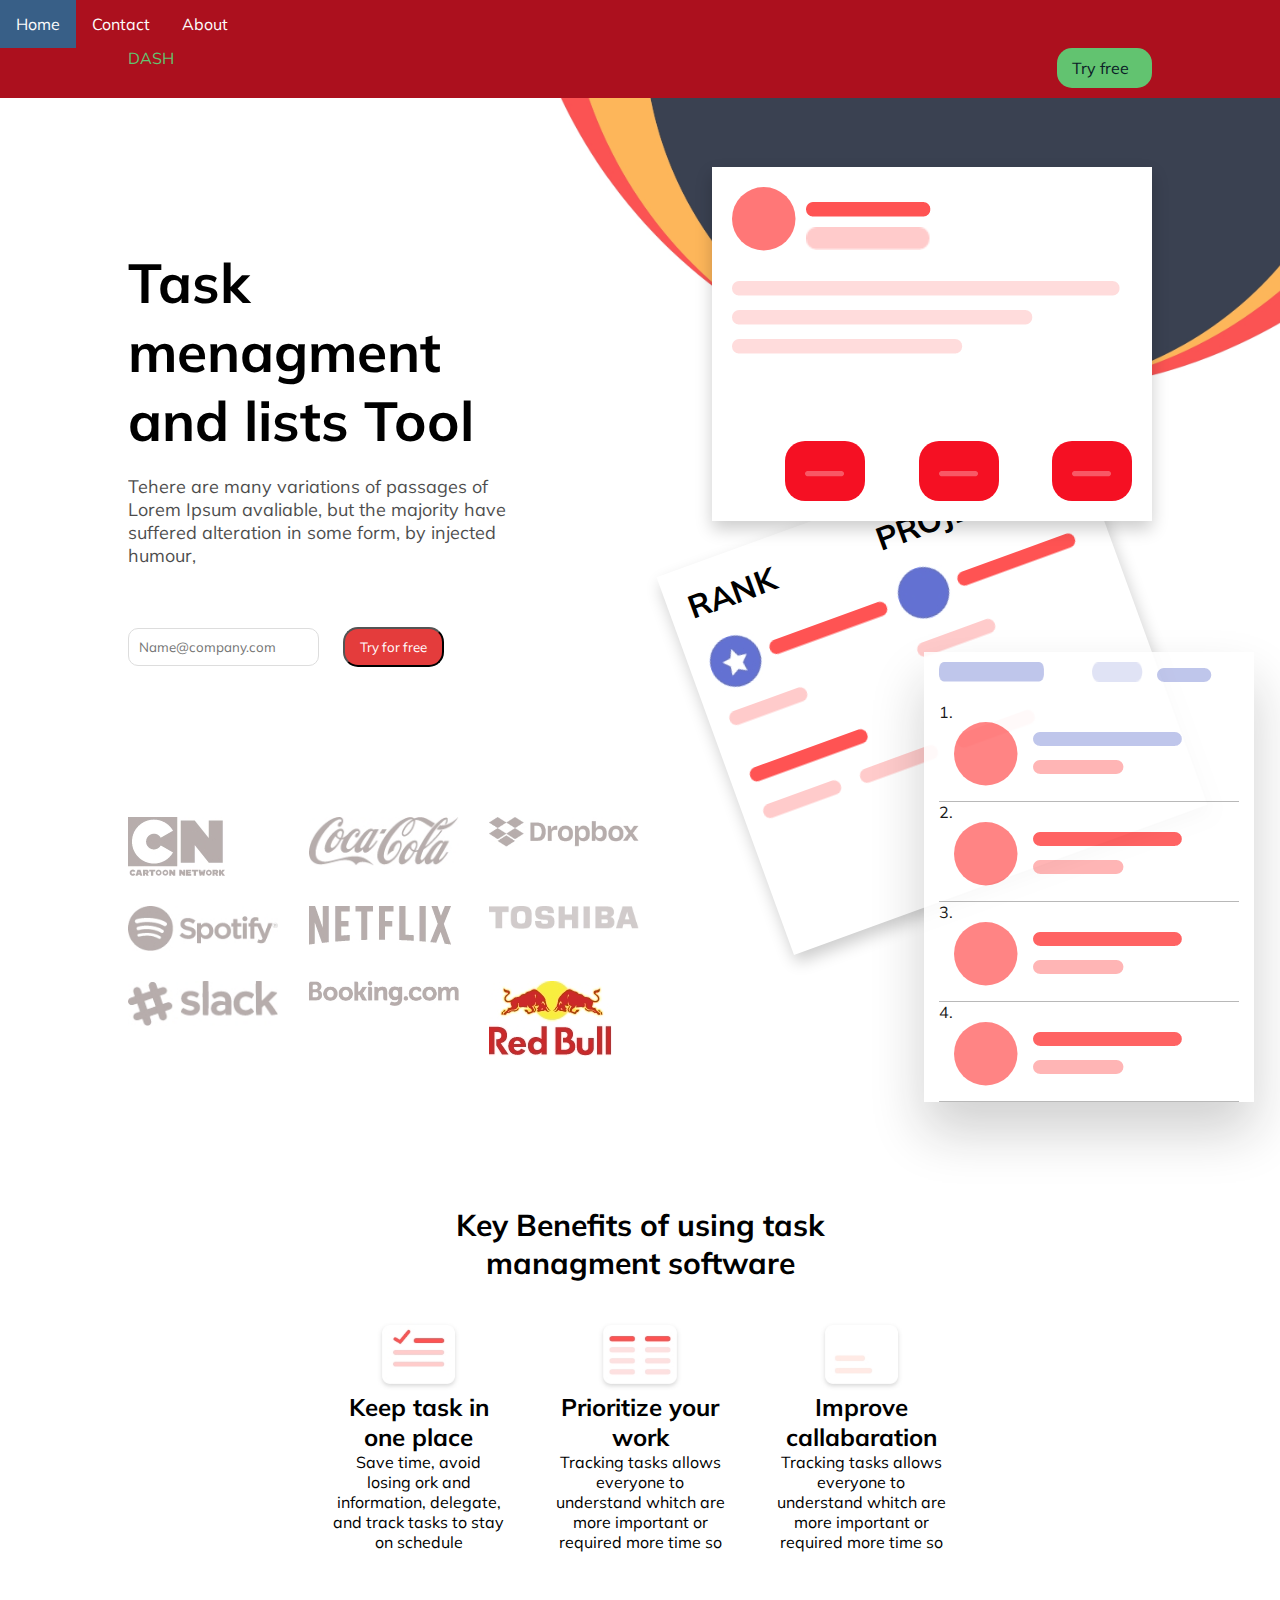
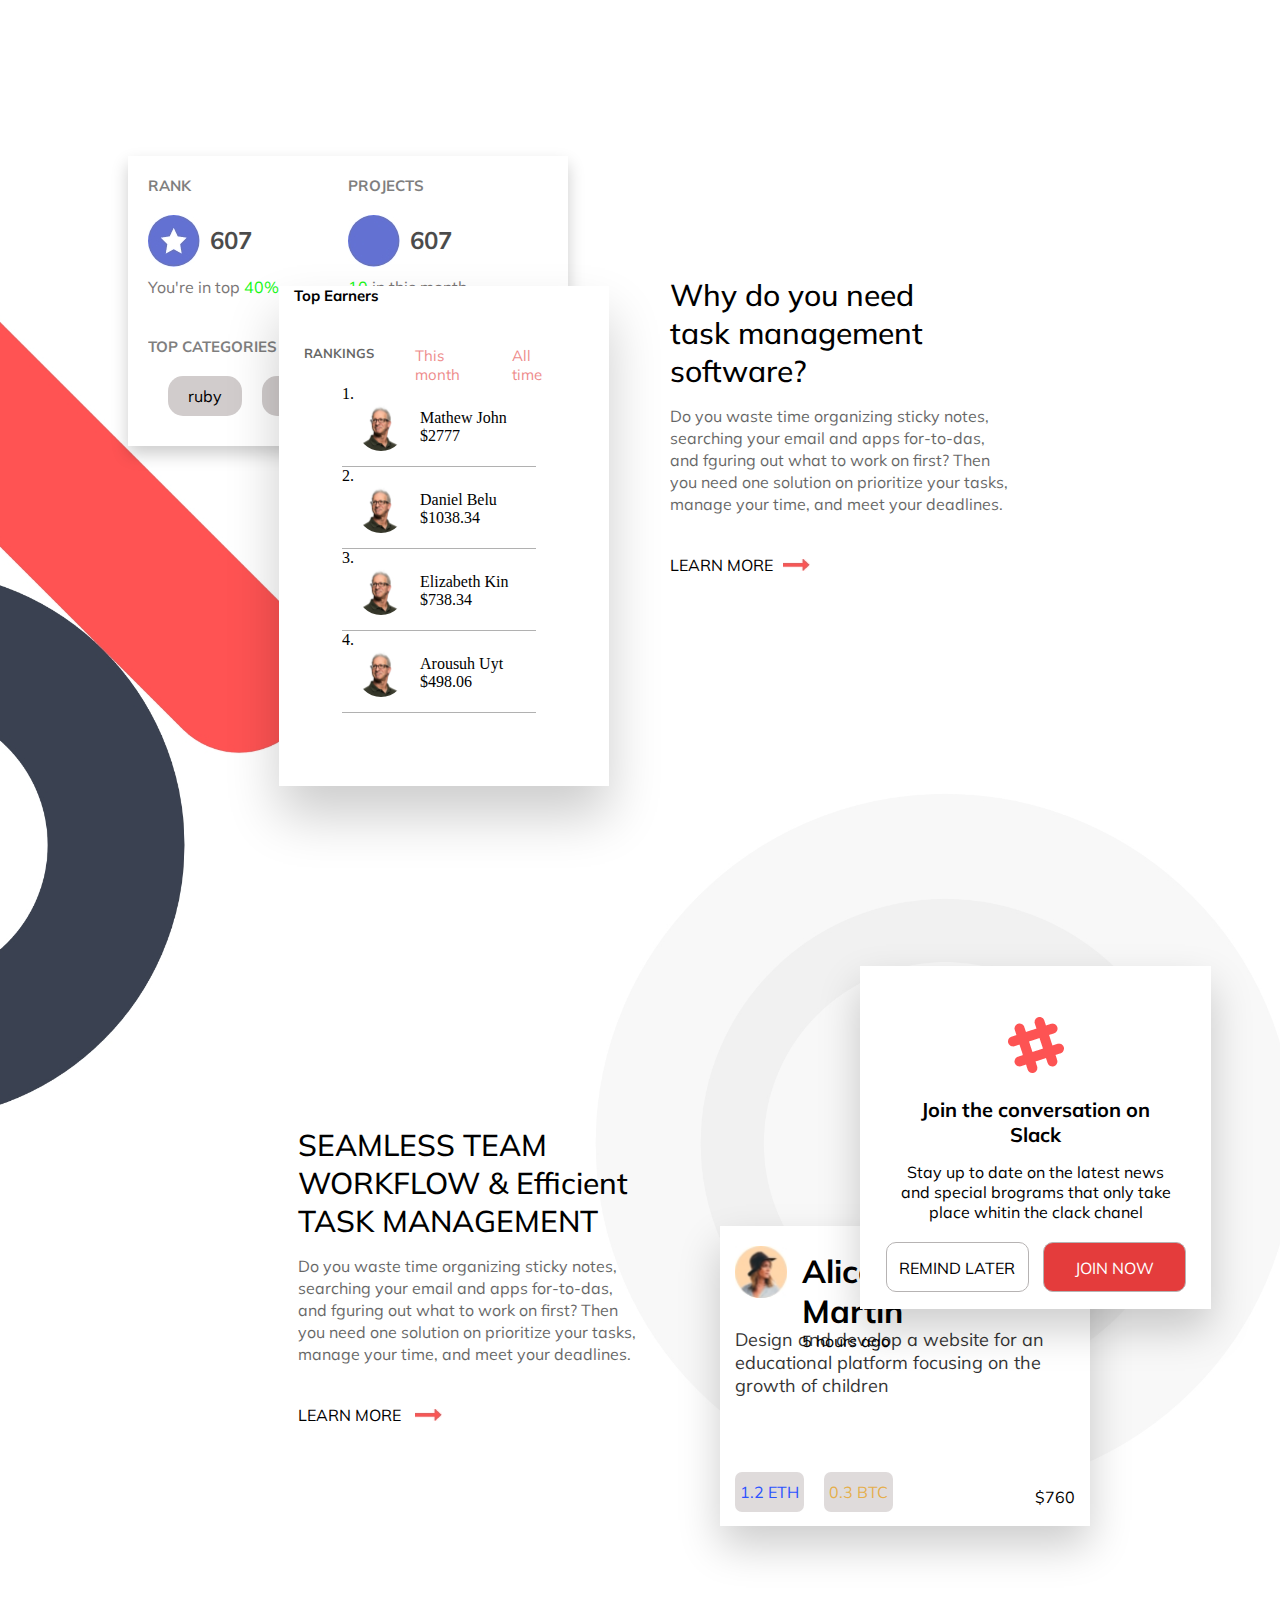
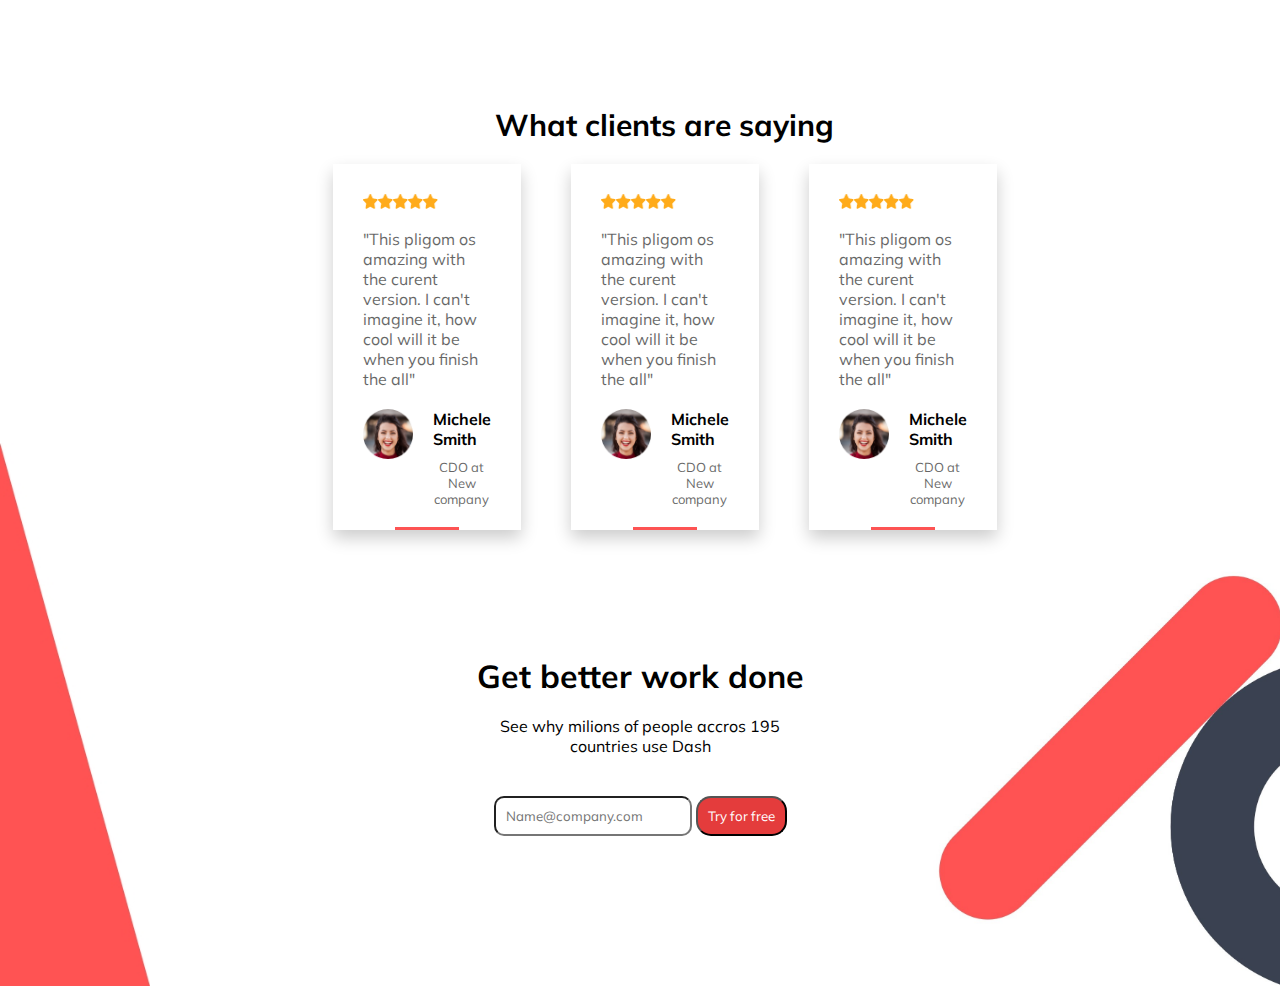
<file: index.html>
<!DOCTYPE html>
<html lang="en">

<head>
    <link href="https://fonts.googleapis.com/css?family=Muli&display=swap" rel="stylesheet">
    <meta charset="UTF-8">
    <meta name="viewport" content="width=device-width, initial-scale=1.0">
    <title>Document</title>
    <link rel="stylesheet" href="style.css">
</head>


<body>
    <header>
    <nav class="nav">
        <ul>
            <li><a href="index.html">Home</a></li>
            <li><a href="./html/contact.html">Contact</a></li>
            <li><a href="./html/about.html">About</a></li>
          </ul>
          
    </nav>
    <div class="log">
        <p>DASH</p>
        <div class="btn2">
            <a href="#">Try free</a>
        </div>
</header>

<div class="maincontainer">
    <main>
        <div class="container_1">
            <div class="item1">
                <h1 class="h1">Task menagment <br> and lists Tool</h1>
                <p>
                    Tehere are many variations of passages of Lorem Ipsum avaliable, but the majority have suffered
                    alteration in some form, by injected humour,

                </p>
                <div class="btn1">
                    <input type="email" placeholder="Name@company.com">
                    <input type="button" value="Try for free">
                </div>
                <div class="icons">
                    <img src="./img/Cartoon_Network_logo.jpg" alt="$">
                    <img src="./img/coca-cola.jpg" alt="$">
                    <img src="./img/Dropbox_logo.jpg" alt="$">
                    <img src="./img/spotify-1.jpg" alt="$">
                    <img src="./img/netflix-2.jpg" alt="$">
                    <img src="./img/Toshiba_logo.jpg" alt="$">
                    <img src="./img/slack.jpg" alt="$">
                    <img src="./img/Booking.com_logo.jpg" alt="$">
                    <img src="./img/redbull.jpg" alt="$">

                </div>
            </div>

            <div class="item2">

                <div class="card1">
                    <div class="header">
                        <img src="./img/Mask.png " alt="#">
                        <div class="name">
                            <img src="./img/Rectangle_503.png" alt="#">
                            <img src="./img/Rectangle_507.png" alt="#">
                        </div>
                    </div>
                        <div class="main">
                            <img src="./img/Rectangle_504.png" alt="#">
                            <img src="./img/Rectangle_505.png" alt="#">
                            <img src="./img/Rectangle_506.png" alt="#">
                        </div>
                        <div class="footer">
                                <div class="box1">
                                    <img src="./img/Rectangle_6.png" alt="#">

                                </div>
                                <div class="box1">
                                    <img src="./img/Rectangle_6.png" alt="#">

                               </div>
                            <div class="box1">
                                <img src="./img/Rectangle_6.png" alt="#">
                                
                            </div>
                    </div>
            </div>
            <div class="card2">
            </div>
               
      <div class="card3">
                <div class="header">
                <img src="./img/Rectangle_524.png" alt="#">
                <div class="button">
                <img src="./img/Rectangle_525.png" alt="#">
                <img src="./img/Rectangle_526.png" alt="#">
               </div>
           </div>
           
            <ol>
                <li>
                    <div class="list">
                    <img src="./img/Mask.png" alt="#">
                   <div class="name">
                    <img src="./img/Rectangle_527.png" alt="#">
                    <img src="./img/Rectangle_528.png" alt="#">
                </div>
            </div>
                </li>
                <li>
                    <div class="list">
                    <img src="./img/Mask.png" alt="$" >
                   <div class="name">
                    <img src="./img/Rectangle_530.png" alt="#" >
                    <img src="./img/Rectangle_528.png" alt="#">
                </div>
            </div>
                </li>
                <li>
                    <div class="list">
                    <img src="./img/Mask.png" alt="#">
                   <div class="name">
                    <img src="./img/Rectangle_530.png" alt="#">
                    <img src="./img/Rectangle_528.png" alt="#">
                </div>
            </div>
                </li>
                <li>
                    <div class="list">
                    <img src="./img/Mask.png" alt="#">
                   <div class="name">
                    <img src="./img/Rectangle_530.png" alt="#" >
                    <img src="./img/Rectangle_528.png"  alt="#">
                </div>
            </div>
                </li>

        
            </ol>
        </div>

            <div class="card4">
                <div class="rank">
                    <h1 class="h_1">RANK</h1>
                    <div class="img">
                   <img src="./img/rank.jpg" alt="#">
                   <img src="./img/Rectangle_503.png" alt="#">
                    </div>
                    <img src="./img/Rectangle_507.png" class="blw" alt="#">
                </div>
                <div class="projects">
                    <h1 class="h_1">PROJECTS</h1>
                    <div class="img">
                    <img src="./img/Oval_8.jpg" alt="#">
                    <img src="./img/Rectangle_503.png" alt="#">
                </div>
                <img src="./img/Rectangle_507.png" class="blw" alt="#">
            </div>
                <div class="top_categories">
                    <img src="./img/Rectangle_503.png" alt="#">
                    <div class="btn">
                        <img src="./img/Rectangle_507.png" alt="#">
                        <img src="./img/Rectangle_507.png" alt="#">
                        <img src="./img/Rectangle_507.png" alt="#">
                    </div>
                </div>
        </div>
        </div>
        </div>
    </main>
    <section class="section_0">
        <h1> Key Benefits of using task <br> managment software </h1>
        <div class="item1">
            <img src="./img/Group_219.jpg" alt="#">
             <h2>Keep task in one place</h2> 
             <p>Save time, avoid losing ork and information, delegate, and track tasks to stay on schedule</p>

        </div>
        <div class="item2">
            <img src="./img/Group_220.jpg" alt="#">
            <h2>Prioritize your work</h2>
            <p>
                Tracking tasks allows everyone to understand whitch are more important or required more time so
            </p>

        </div>
        <div class="item3">
            <div class="for3">
            <img src="./img/Group_221.jpg" alt="#">
            <h2>Improve callabaration</h2>
            <p>
                Tracking tasks allows everyone to understand whitch are more important or required more time so
            
            </p>
        </div>
    </div>
    </section>
    <article class="article_1">
        <section class="section_1">
            
            <div id="card_1">
            <div class="rank">
                <h1 class="h_1">RANK</h1>
                <div class="img">
               <img src="./img/rank.jpg" alt="#">
               <h2 class="num_1">607</h2>
            </div>
                <p>You're in top <span class="num_2">40%</span></p>
                
            </div>
            <div class="projects">
                <h1 class="h_1">PROJECTS</h1>
                <div class="img">
                <img src="./img/Oval_8.jpg" alt="#">
                <h2 class="num_1">607</h2>
            </div>
                <p><span class="num_2">10</span> in this month</p>
            </div>
            <div class="top_categories">
                <h1 class="h_1">TOP CATEGORIES</h1>
                <div class="btn">
                <div class="box"><p>ruby</p></div>
                <div class="box"><p>clojure</p></div>
                <div class="box"><p>java</p></div>
            </div>
           
        </div>
         </div>
         <div class="card_2">
             <h1>Top Earners</h1>
             <div class="header">
             <h2>RANKINGS</h2>
             <div class="btn">
             <a href="./html/list1.html" target="iframe_1">This month</a>
             <a href="./html/list2.html" target="iframe_1">All time</a>
            </div>
        </div>
             <div>
                 <iframe src="./html/list1.html" width="250" height="320" name="iframe_1" style="border:none;" ></iframe>
             </div>

         </div>

        </section>
        <section class="section_2">
            <div class="box_2">
            <h1>Why do you need <br>
                task management <br>
                software?
              </h1>
              <p>Do you waste time organizing sticky notes,
                searching your email and apps for-to-das, and fguring out what to work on first?
                Then you need one solution on prioritize your tasks, manage
                your time, and meet your deadlines.
            </p>
            <div class="learn-more">
              <label>LEARN MORE</label><a href="#"><img src="./img/long-arrow-pointing-to-the-right.jpg" alt="#"></a>
            </div>
            </div> 
        </section>
        <section class="section_3">
            <div class="box_2">
            <h1>SEAMLESS TEAM <br>
                WORKFLOW & Efficient <br>
                TASK MANAGEMENT
              </h1>
                  <p>Do you waste time organizing sticky notes,
                  searching your email and apps for-to-das, and fguring out what to work on first?
                  Then you need one solution on prioritize your tasks, manage
                  your time, and meet your deadlines.
              </p>
              <div class="learn-more">
              <label>LEARN MORE </label><a href="#"><img src="./img/long-arrow-pointing-to-the-right.jpg" alt="#"></a>
            </div>
            </div> 
        </section>
        <section class="section_4">
            <div class="card_11">
                <div class="header">
                <img src="./img/slack.png" alt="#">
            </div>
            <div class="main">
                <h1>Join the conversation on Slack</h1>
                <p>Stay up to date on the latest news and special
                    brograms that only take place whitin the clack
                    chanel
                </p>
            </div>
            <div class="footer">
                <div class="box1">
                    <a href="#">REMIND LATER</a>
                </div>
            <div class="box2">
                <a href="#">JOIN NOW</a>
            </div>
            </div>
            </div>
            <div class="card_22">
                <div class="header">
                    <img src="./img/profilePicMask.jpg" alt="#">
                    <div class="name">
                        <h1>Alice Martin</h1>
                        <p style="width: 100px;">5 hours ago</p>
                    </div>
                </div>
                    <div class="main">
                        <p>Design and develop a website for an educational 
                            platform focusing on the growth of children</p>  
                    </div>
                    <div class="footer">
                        <div class="left">
                            <div class="box1">
                                <p>1.2 ETH</p>
                            </div>
                            <div class="box2">
                                <p>0.3 BTC</p>
                          </div>
                        </div>
                        <div class="money">
                            <p>$760</p>
                        </div>
                    </div>
                </div>

            </section>
    </article>
    
    <section class="section_00">
        <h1> What clients are saying</h1>
        <div class="item1">
            <div class="box1">
                <div class="star">
                    <img src="./img/star.png" alt="#">
                    <img src="./img/star.png" alt="#">
                    <img src="./img/star.png" alt="#">
                    <img src="./img/star.png" alt="#">
                    <img src="./img/star.png" alt="#">
                </div>
                <div class="main">
                    <p>
                    "This pligom os amazing with the curent version. I can't imagine it, how cool will it be when you finish the all"
                    </p>
                </div>
                <div class="person">
                    <img class="photo" src="./img/Mask_Grou_1.png" alt="#">
                    <div class="name">
                        <h2>Michele Smith</h2>
                        <p>CDO at <span class="add">New company</span></p>
                    </div>
                </div>
                <div class="footer">
                    <img src="./img/Rectangle_554.png" alt="#">
                </div>
            
            </div>

        </div>
        <div class="item2">
            <div class="box1">
                <div class="star">
                    <img src="./img/star.png" alt="#">
                    <img src="./img/star.png" alt="#">
                    <img src="./img/star.png" alt="#">
                    <img src="./img/star.png" alt="#">
                    <img src="./img/star.png" alt="#">
                </div>
                <div class="main">
                    <p>
                        "This pligom os amazing with the curent version. I can't imagine it, how cool will it be when you finish the all"
                    </p>
                </div>
                <div class="person">
                    <img class="photo" src="./img/Mask_Grou_1.png" alt="#">
                    <div class="name">
                        <h2>Michele Smith</h2>
                        <p>CDO at <span class="ad">New company</span></p>
                    </div>
                </div>
                <div class="footer">
                    <img src="./img/Rectangle_554.png" alt="#">
                </div>
            
            </div>

        </div>
        <div class="item3">
            <div class="for3">
            <div class="box1">
                <div class="star">
                    <img src="./img/star.png" alt="#">
                    <img src="./img/star.png" alt="#">
                    <img src="./img/star.png" alt="#">
                    <img src="./img/star.png" alt="#">
                    <img src="./img/star.png" alt="#">
                </div>
                <div class="main">
                    <p>
                        "This pligom os amazing with the curent version. I can't imagine it, how cool will it be when you finish the all"
                    </p>
                </div>
                <div class="person">
                    <img class="photo" src="./img/Mask_Grou_1.png" alt="#">
                    <div class="name">
                        <h2>Michele Smith</h2>
                        <p>CDO at
                             <span class="span">New company</span>
                            </p>
                    </div>
                </div>
                <div class="footer">
                    <img src="./img/Rectangle_554.png" alt="#">
                </div>
            
            </div>
</div>
        </div>
    </section>

<footer id="foot">
    <h1>Get better work done</h1>
    <p>See why milions of people accros 195 <br> countries use Dash </p>
    <div class="btn1">
        <input type="email" placeholder="Name@company.com">
        <input type="button" value="Try for free">
    </div>
</footer>
</div>
</body>

</html>
</file>
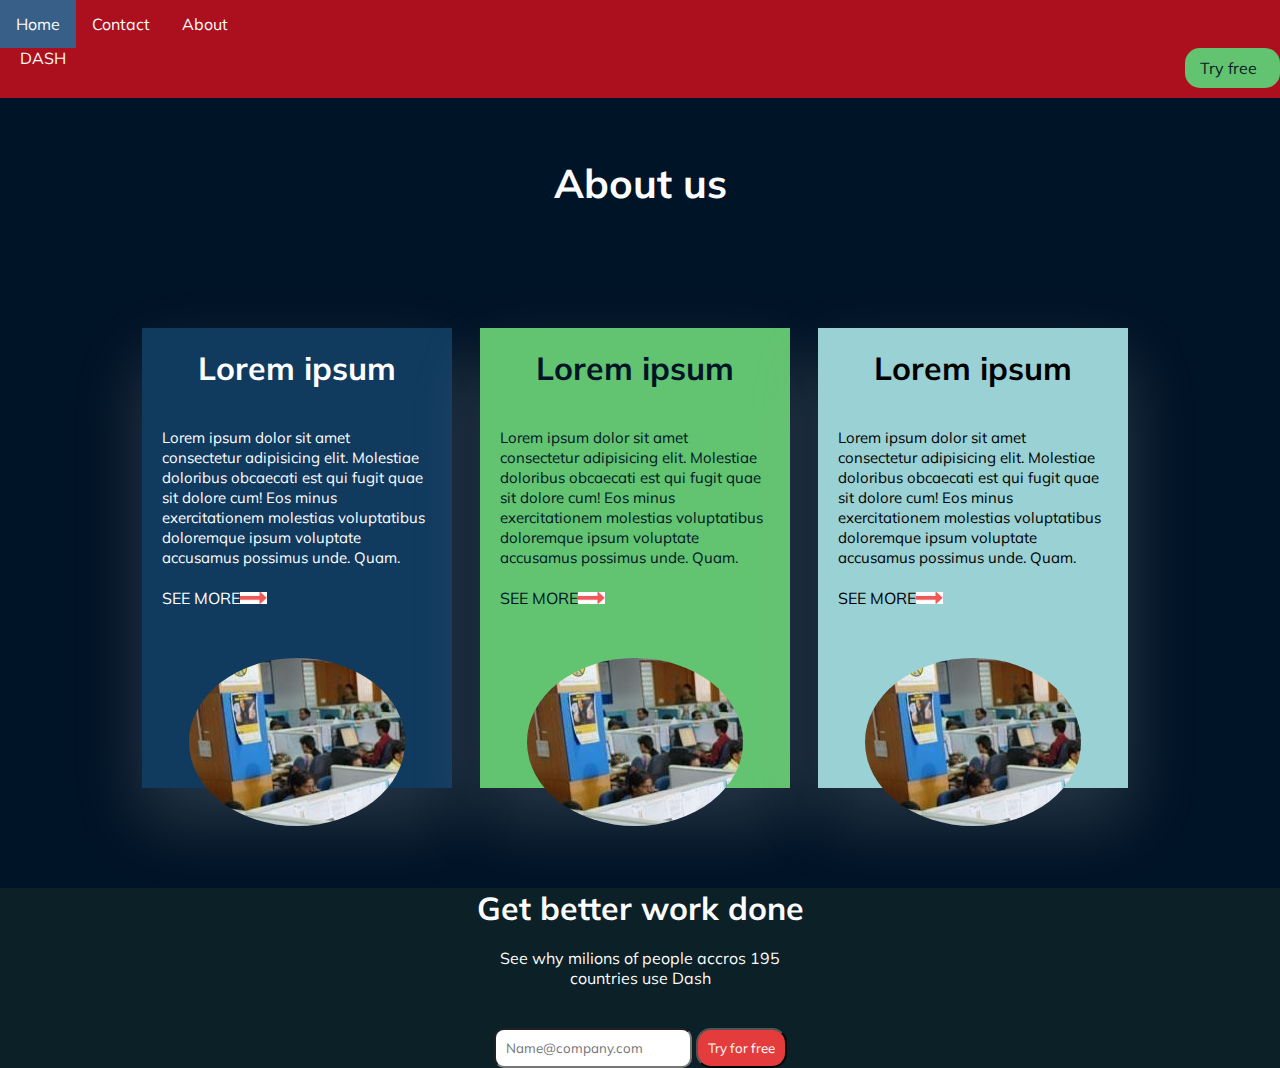
<file: html/about.html>
<!DOCTYPE html>
<html lang="en">
<head>
    <link href="https://fonts.googleapis.com/css?family=Muli&display=swap" rel="stylesheet">
    <meta charset="UTF-8">
    <meta name="viewport" content="width=device-width, initial-scale=1.0">
    <title>About</title>
    <link rel="stylesheet" href="../style/about.css">
</head>
<body>
    <nav class="nav">
        <ul>
            <li><a href="../index.html">Home</a></li>
            <li><a href="contact.html">Contact</a></li>
            <li><a href="about.html">About</a></li>
          </ul>
          
    </nav>
    <header>  
        <div class="log">
        <p class="logo">DASH</p>
        <div class="btn2">
            <a href="#">Try free</a>
        </div>
    </div>
</header>
    <main class="main">
        <div class="container">
            <div class="fun" >
                <div class="rotateIn">
                <h1 >About us</h1></div>
            </div>
            <div class="boxes">
            <div class="item1">
                <div class="box1">
                    <h1>
                        Lorem ipsum
                    </h1>
                    <p>
                        Lorem ipsum dolor sit amet consectetur adipisicing elit.
                         Molestiae doloribus obcaecati est qui fugit quae sit dolore 
                         cum! Eos minus exercitationem molestias voluptatibus doloremque 
                         ipsum voluptate accusamus possimus unde. Quam.
                    </p>
                    <div class="learn-more">
                        <label>SEE MORE</label><a href="#"><img src="../img/long-arrow-pointing-to-the-right.jpg" alt="#"></a>
                      </div>
                    <div class="img">
                    <img src="../img/miric-biotech-office.jpg" alt="#">
                </div>
                </div>
        </div>
            <div class="item2">
                <div class="box2">
                    <h1>
                        Lorem ipsum
                    </h1>
                    <p>
                        Lorem ipsum dolor sit amet consectetur adipisicing elit.
                         Molestiae doloribus obcaecati est qui fugit quae sit dolore 
                         cum! Eos minus exercitationem molestias voluptatibus doloremque 
                         ipsum voluptate accusamus possimus unde. Quam.
                    </p>
                    <div class="learn-more">
                        <label>SEE MORE</label><a href="#"><img src="../img/long-arrow-pointing-to-the-right.jpg" alt="#"></a>
                      </div>
                    <div class="img">
                    <img src="../img/miric-biotech-office.jpg" alt="#">
                </div>
                
                </div>
            </div>
            <div class="item3">
                <div class="box3">
                    <h1>
                        Lorem ipsum
                    </h1>
                    <p>
                        Lorem ipsum dolor sit amet consectetur adipisicing elit.
                         Molestiae doloribus obcaecati est qui fugit quae sit dolore 
                         cum! Eos minus exercitationem molestias voluptatibus doloremque 
                         ipsum voluptate accusamus possimus unde. Quam.
                    </p>
                    <div class="learn-more">
                        <label>SEE MORE</label><a href="#"><img src="../img/long-arrow-pointing-to-the-right.jpg" alt="#"></a>
                      </div>
                    <div class="img">
                    <img src="../img/miric-biotech-office.jpg" alt="#">
                </div>
               
                </div>
                </div>
            </div>

        </div>


    </main>

<footer id="foot">
    <h1>Get better work done</h1>
    <p>See why milions of people accros 195 <br> countries use Dash </p>
    <div class="btn1">
        <input type="email" placeholder="Name@company.com">
        <input type="button" value="Try for free">
    </div>
</footer>
</body>
</html>
</file>
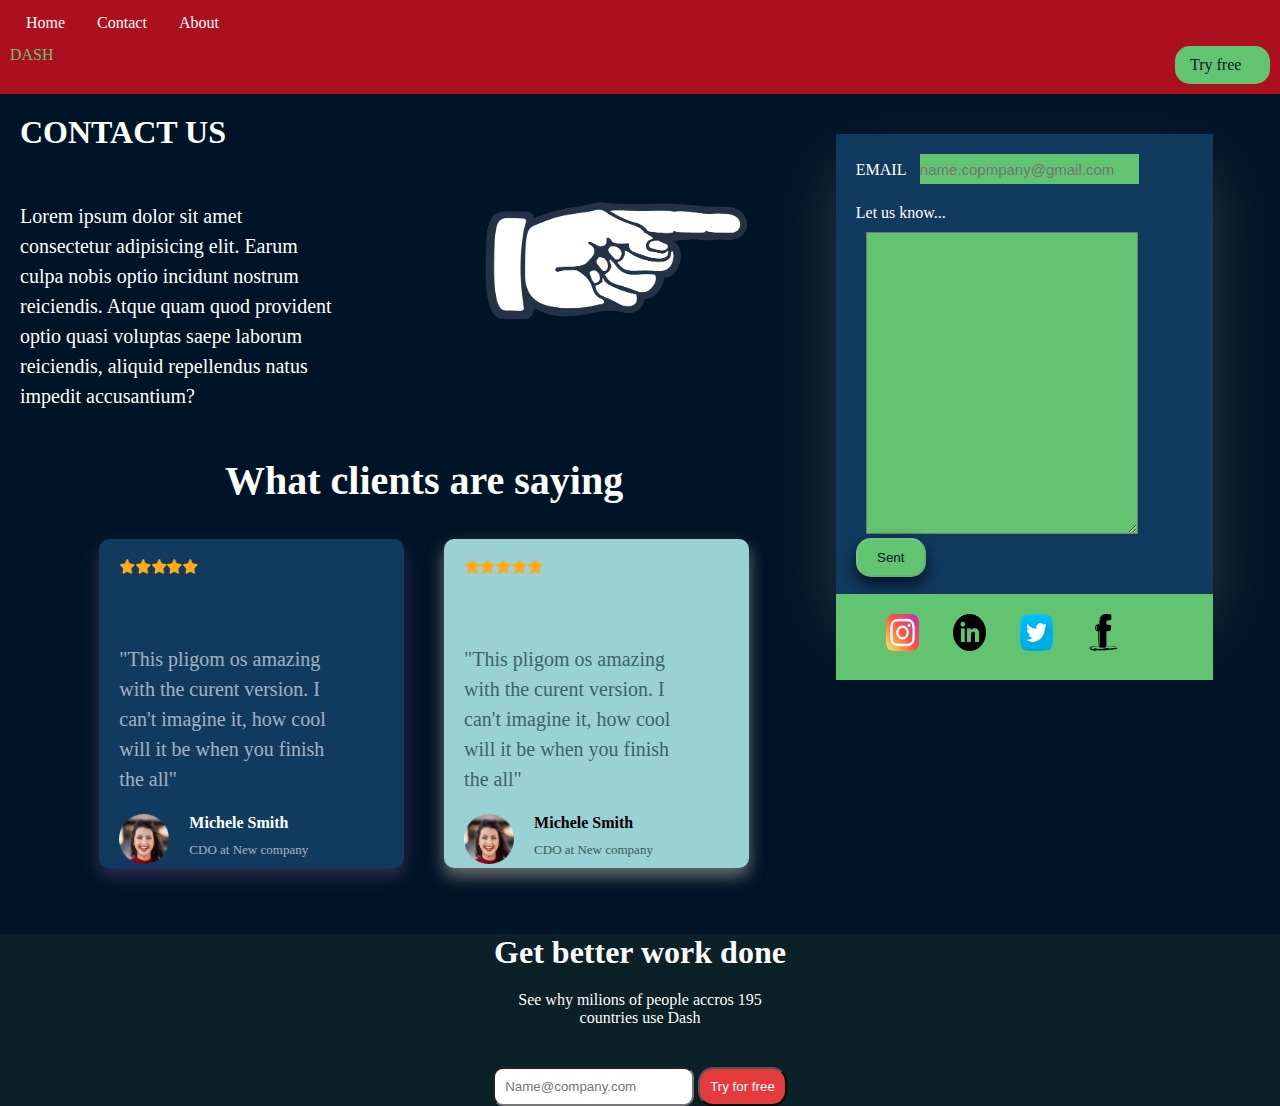
<file: html/contact.html>
<!DOCTYPE html>
<html lang="en">
<head>
    <link href="https://fonts.googleapis.com/css?family=Muli&display=swap" rel="stylesheet">
    <meta charset="UTF-8">
    <meta name="viewport" content="width=device-width, initial-scale=1.0">
    <title>About</title>
    <link rel="stylesheet" href="../style/contact.css">
</head>
<body>
   
      
    <header> 
        <nav class="nav">
            <ul>
                <li><a href="../index.html">Home</a></li>
                <li><a href="contact.html">Contact</a></li>
                <li><a href="about.html">About</a></li>
              </ul>
              
        </nav> 
        <div class="log">
        <p>DASH</p>
        <div class="btn2">
            <a href="#">Try free</a>
        </div>
    </div>
</header>
    <main>
        <div class="container">
            <div class="item1">
                <div class="main">
                <h1>CONTACT US </h1>
                <p>Lorem ipsum dolor sit amet consectetur adipisicing elit.
                     Earum culpa nobis optio incidunt nostrum reiciendis. 
                     Atque quam quod provident optio quasi voluptas saepe laborum reiciendis, 
                     aliquid repellendus natus impedit accusantium?
                </p>
            </div>
            </div>
            <div class="item2">
                <div class="pointer">
                <img src="../img/finger-pointer-png-6.png" alt="#" class="img">
            </div>
        </div>
            <div class="item3">
               
            <div class="formcard">
                <form action="">
                    <label for="email">EMAIL</label> <input type="email" id="email" placeholder="name.copmpany@gmail.com" >
                    <br>
                    <div class="text">
                    <p>Let us know...</p>
                    </label> 
                    <textarea name="" id="text" cols="30" rows="20">
                       </textarea>
                       <div class="submit">
                       <input type="button" value="Sent" class="btnf">
                    </div>
                </div>
                </form>
            </div>
            <div class="fun">
                <a href="https://www.instagram.com/" target="_blank"><img src="../img/instagram.png" alt="#"></a>
                <a href="https://www.instagram.com/" target="_blank"><img src="../img/linkedin.png" alt="#"></a>
                <a href="https://www.instagram.com/" target="_blank"><img src="../img/twitter.png" alt="#"></a>
                <a href="https://wwww.facebook.com/" target="_blank"><img src="../img/facebook-sketched-logo-variant.png" alt="#"></a>
            </div>
        </div>

<div class="item4">
    <div class="boxs">
  <div class="h1"> <h1> What clients are saying</h1></div> 
        <div class="item11">
            <div class="box1">
                <div class="star">
                    <img src="../img/star.png" alt="#">
                    <img src="../img/star.png" alt="#">
                    <img src="../img/star.png" alt="#">
                    <img src="../img/star.png" alt="#">
                    <img src="../img/star.png" alt="#">
                </div>
                <div class="main">
                    <p class="p1">
                    "This pligom os amazing with the curent version. I can't imagine it, how cool will it be when you finish the all"
                    </p>
                </div>
                <div class="person">
                    <img class="photo" src="../img/Mask_Grou_1.png" alt="#">
                    <div class="name">
                        <h2>Michele Smith</h2>
                        <p>CDO at <span class="add">New company</span></p>
                    </div>
                </div>
            
            </div>

        </div>
        <div class="item22">
            <div class="box1">
                <div class="star">
                    <img src="../img/star.png" alt="#">
                    <img src="../img/star.png" alt="#">
                    <img src="../img/star.png" alt="#">
                    <img src="../img/star.png" alt="#">
                    <img src="../img/star.png" alt="#">
                </div>
                <div class="main">
                    <p class="p2">
                        "This pligom os amazing with the curent version. I can't imagine it, how cool will it be when you finish the all"
                    </p>
                </div>
                <div class="person">
                    <img class="photo" src="../img/Mask_Grou_1.png" alt="#">
                    <div class="name">
                        <h2>Michele Smith</h2>
                        <p>CDO at <span class="ad">New company</span></p>
                    </div>
                </div>
                
            
            </div>
        </div>
        </div>
    </main>
    
<footer id="foot">
    <h1>Get better work done</h1>
    <p>See why milions of people accros 195 <br> countries use Dash </p>
    <div class="btn1">
        <input type="email" placeholder="Name@company.com">
        <input type="button" value="Try for free">
    </div>
</footer>
</body>
</html>
</file>
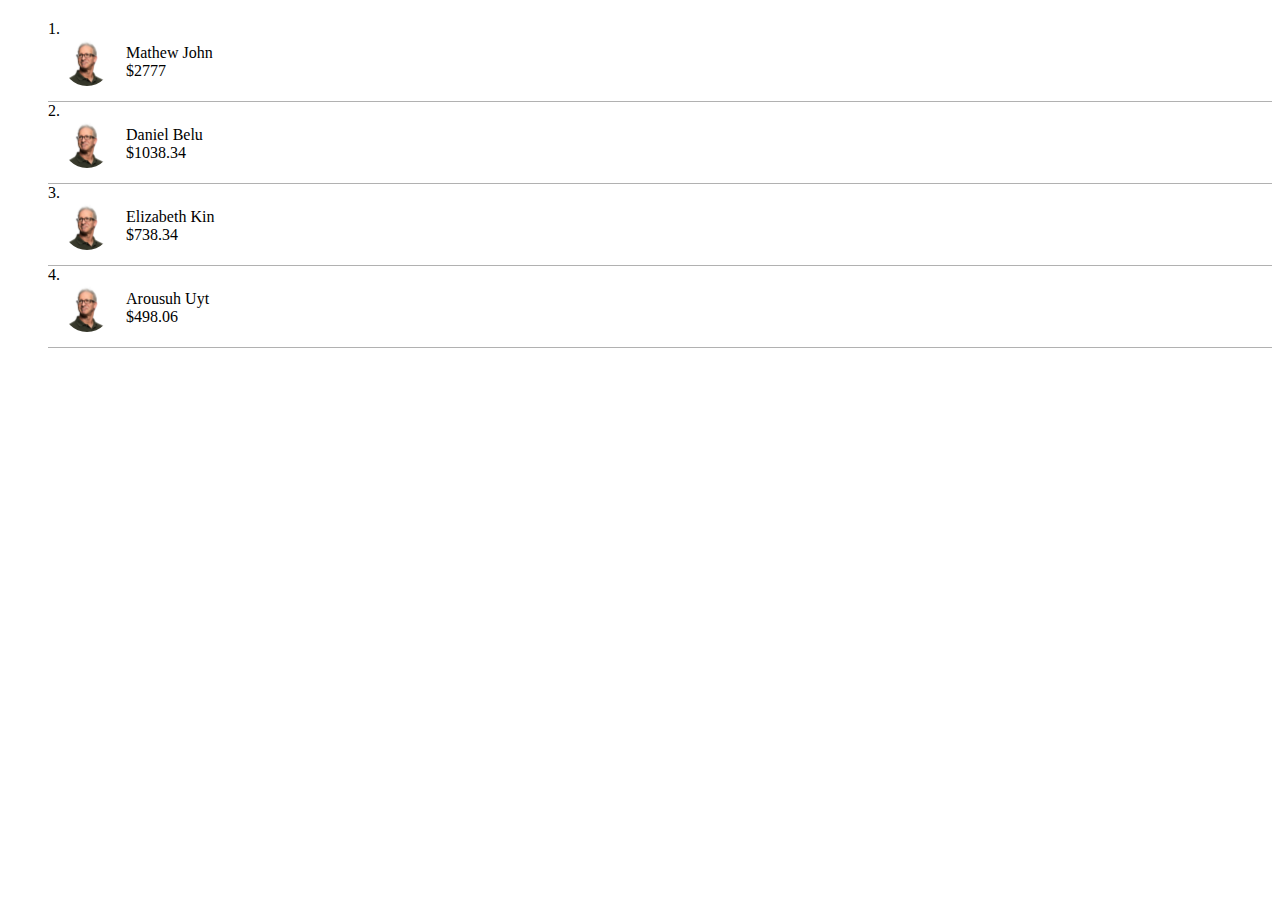
<file: html/list1.html>
<html lang="en">

<head>
    <meta charset="UTF-8">
    <meta name="viewport" content="width=device-width, initial-scale=1.0">
    <title>list_2</title>
    <link rel="stylesheet" href="../style/list.css">
</head>

<body>
    <div class="listh">
    <ol>
        <li>
            <div class="list">
            <img src="../img/profilePicMask.png" class="img">
           <div class="name">
            Mathew John <br>
            <span class="num">
            $2777</span>
        </div>
        </div>
    </li>
        <li>
            <div class="list">
            <img src="../img/profilePicMask.png" class="img"alt="">
            <div class="name">
                 Daniel Belu <br>
            <span class="num">
            $1038.34
        </span>
   
</div>
    </div>
        </li>
        <li>
            <div class="list">
            <img src="../img/profilePicMask.png" class="img">
            <div class="name">
            Elizabeth Kin <br>
            <span class="num">
            $738.34
        </span>
    </div>
</div>
        </li>
        <li>
            <div class="list">
            <img src="../img/profilePicMask.png" class="img">
            <div class="name">
            Arousuh Uyt <br>
            <span class="num">
            $498.06
        </span>
    </div>
</div>
        </li>
    </ol>
</div>

</body>

</html>
</file>
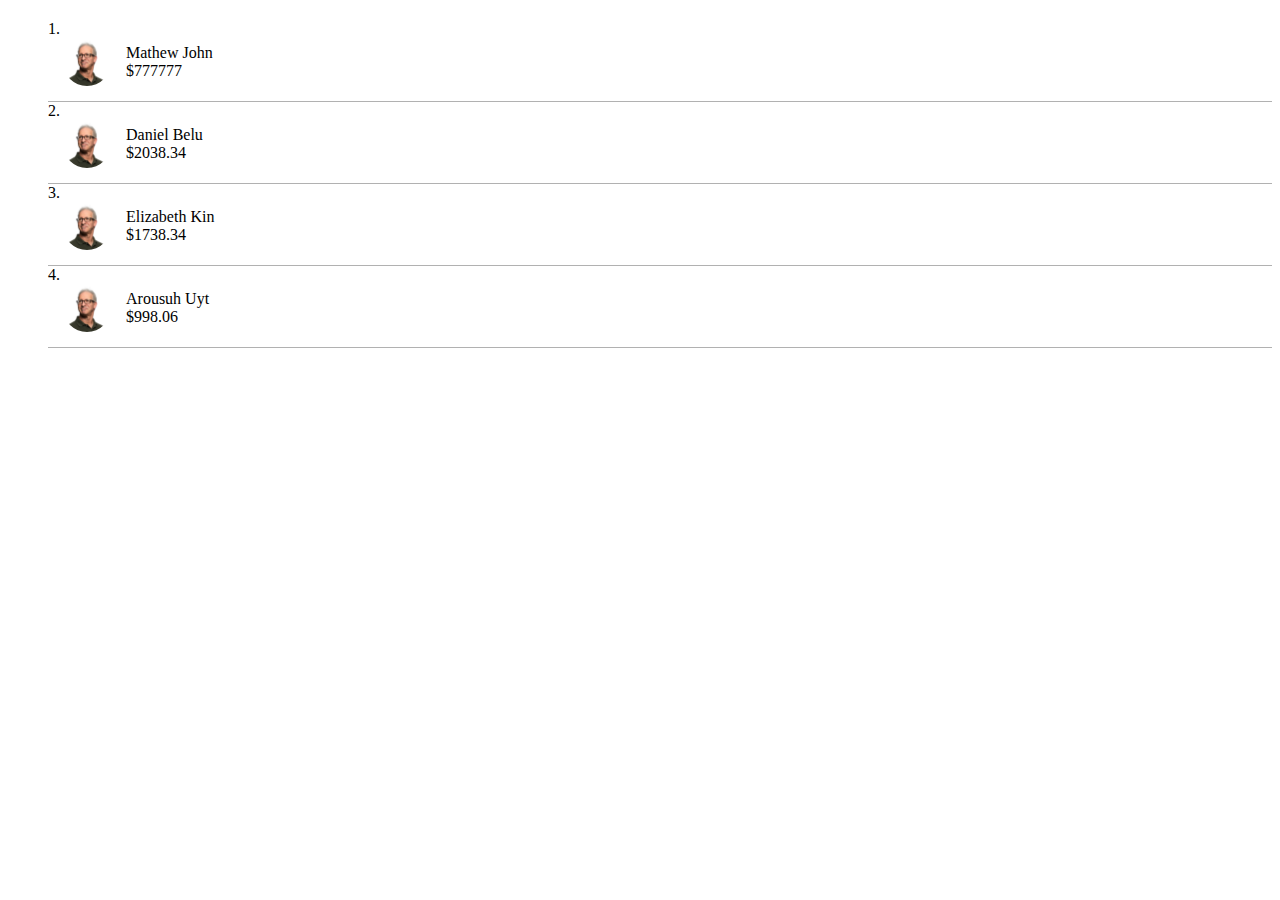
<file: html/list2.html>
<html lang="en">

<head>
    <meta charset="UTF-8">
    <meta name="viewport" content="width=device-width, initial-scale=1.0">
    <title>list_2</title>
    <link rel="stylesheet" href="../style/list.css">
</head>

<body>
    <div class="listh">
    <ol>
        <li>
            <div class="list">
            <img src="../img/profilePicMask.png" class="img">
           <div class="name">
            Mathew John <br>
            <span class="num">
            $777777</span>
        </div>
        </div>
    </li>
        <li>
            <div class="list">
            <img src="../img/profilePicMask.png" class="img"alt="">
            <div class="name">
                 Daniel Belu <br>
            <span class="num">
            $2038.34
        </span>
   
</div>
    </div>
        </li>
        <li>
            <div class="list">
            <img src="../img/profilePicMask.png" class="img">
            <div class="name">
            Elizabeth Kin <br>
            <span class="num">
            $1738.34
        </span>
    </div>
</div>
        </li>
        <li>
            <div class="list">
            <img src="../img/profilePicMask.png" class="img">
            <div class="name">
            Arousuh Uyt <br>
            <span class="num">
            $998.06
        </span>
    </div>
</div>
        </li>
    </ol>
</div>

</body>

</html>
</file>
<file: style.css>
* {
    font-family: 'Muli', sans-serif;
    margin: 0;
    padding: 0;
}
.clearfix:after {
    visibility: hidden;
    display: block;
    font-size: 0;
    content: " ";
    clear: both;
    height: 0;
    } 

body {
    background-repeat: no-repeat;
    background-image: url(./img/Group_213.jpg), url(./img/Group_214.jpg), url(./img/Path_3.jpg), url(./img/Group_2.jpg);
    background-position-x: 200%, 75%, left, 240%;
    background-position-y:-20%, 65%, bottom, bottom;
    background-size: 80%,150%,150px,70%;
}

@media screen and (max-width: 1160px){
    body{
     background-image: url(./img/Group_213.jpg), url(./img/Group_214.jpg), url(./img/Path_3.jpg), url(./img/Group_2.jpg);
     background-position-x: 200%, 67%, left, 240%;
    background-position-y:0%,65%, bottom, bottom;
    background-size: 80%,150%,150px,70%;
        }
    }



/*HEADER*/
.nav ul {
    list-style-type: none;
    margin: 0 ;
    padding: 0;
    overflow: hidden;
    background-color:#AC101E;
  }
  
 .nav li {
    float: left;
  }
  
.nav li a {
    display: block;
    color: #FCFCFC;
    text-align: center;
    padding: 14px 16px;
    text-decoration: none;
  }
  .nav li a:hover {
    background-color: #385F87;
  }
  header{
    background-color:#AC101E;
    padding-bottom: 10px;
  }
header .log {
display: flex;
width: 80%;
margin-left: auto;
margin-right: auto;
justify-content: space-between;

}
header .log p{
margin-bottom: 0;
color: #62C370;
padding-bottom: 0;
}
.btn2 {
    padding: 10px 15px 10px 15px;
    border-radius: 15px;
    background-color: #62C370;;
    z-index: 1000;
    width: 65px;
    align-self: flex-end;
    }
@keyframes flip {
from {
  -webkit-transform: perspective(400px) scale3d(1, 1, 1) translate3d(0, 0, 0)
    rotate3d(0, 1, 0, -360deg);
  transform: perspective(400px) scale3d(1, 1, 1) translate3d(0, 0, 0) rotate3d(0, 1, 0, -360deg);
  -webkit-animation-timing-function: ease-out;
  animation-timing-function: ease-out;
}

40% {
  -webkit-transform: perspective(400px) scale3d(1, 1, 1) translate3d(0, 0, 150px)
    rotate3d(0, 1, 0, -190deg);
  transform: perspective(400px) scale3d(1, 1, 1) translate3d(0, 0, 150px)
    rotate3d(0, 1, 0, -190deg);
  -webkit-animation-timing-function: ease-out;
  animation-timing-function: ease-out;
}

50% {
  -webkit-transform: perspective(400px) scale3d(1, 1, 1) translate3d(0, 0, 150px)
    rotate3d(0, 1, 0, -170deg);
  transform: perspective(400px) scale3d(1, 1, 1) translate3d(0, 0, 150px)
    rotate3d(0, 1, 0, -170deg);
  -webkit-animation-timing-function: ease-in;
  animation-timing-function: ease-in;
  background-color: #385F87;
}

80% {
  -webkit-transform: perspective(400px) scale3d(0.95, 0.95, 0.95) translate3d(0, 0, 0)
    rotate3d(0, 1, 0, 0deg);
  transform: perspective(400px) scale3d(0.95, 0.95, 0.95) translate3d(0, 0, 0)
    rotate3d(0, 1, 0, 0deg);
  -webkit-animation-timing-function: ease-in;
  animation-timing-function: ease-in;
}

to {
  -webkit-transform: perspective(400px) scale3d(1, 1, 1) translate3d(0, 0, 0)
    rotate3d(0, 1, 0, 0deg);
  transform: perspective(400px) scale3d(1, 1, 1) translate3d(0, 0, 0) rotate3d(0, 1, 0, 0deg);
  -webkit-animation-timing-function: ease-in;
  animation-timing-function: ease-in;
}
}

header .btn2:hover {
-webkit-backface-visibility: visible;
backface-visibility: visible;
-webkit-animation-name: flip;
animation-name: flip;
animation-duration: 500ms;
animation-iteration-count: 1;
animation-timing-function: linear;  
}

header .btn2 a {
text-decoration: none;
color: #0B2027;
margin-left: auto;
margin-right: auto;
}


.maincontainer{
    width: 80%;
    margin-left: auto;
    margin-right: auto;
    overflow: visible;
    display: block;
}


main .container_1{
    margin-top: 150px;
    display: grid;
    grid-template-columns: 50% 50%;

}

@media screen and (max-width: 1160px){
    main .container_1{
    display: grid;
    grid-template-columns: 100%;
    grid-template-rows: 60% 40%;
    height: 1587px;

    }
}
@media screen and (max-width: 768px){
    main .container_1{

        grid-template-rows: 50% 50%;
        height: 1800px;
    }

}


.container_1 .item1 {
    width: 100%;
    grid-column: 1/2;
   
}
@media screen and (max-width: 1160px){
    .container_1 .item1 {
        overflow: hidden;
        grid-row: 1/2;
    }
}

.container_1 .item1 .h1{
    font-weight: bolder;
    font-size: 55px;
    max-width: 420px;
}
@media screen and (max-width:500px){
    .container_1 .item1 .h1{
        font-size: 40px;
    }
}
.container_1 .item1 p{
    max-width: 400px;
    margin-top: 20px;
    opacity: 0.7;
    font-size: 18px;
}

.container_1 .btn1 {
    margin-top: 60px;
    margin-right: 30px;
    position: relative;
    
}

.container_1 .btn1 :first-child {
    border-radius: 10px;
    width: 35%;
    padding: 10px;
    border: 1px solid rgb(221, 221, 221);
    
}

.container_1 .btn1 :last-child {
    margin-left: 20px;
    padding: 10px 15px 10px 15px;
    border-radius: 15px;
    background-color: rgb(228, 60, 60);
    color: white;
}

.container_1 .item1 .icons {
    margin-top: 150px;
    display: grid;
    grid-column-gap: 30px;
    grid-row-gap: 30px;
    grid-template-columns: 1fr 1fr 1fr;
}
.container_1 .item1 .icons img{
    max-width: 150px;
}
@media screen and (max-width:1204px){
    .container_1 .item1 .icons{
        grid-template-rows: 1fr 1fr 1fr 1fr 1fr;
        grid-template-columns: 1fr 1fr;
    }
    .container_1 .item1 .icons img{
        height: 60px;
    }
}

@media screen and (max-width:1160px) {
    .container_1 .item1 .icons{
    grid-template-columns: 1fr 1fr 1fr;
}
}
@media screen and (max-width:700px){
    .container_1 .item1 .icons{
        grid-template-rows: 1fr 1fr 1fr 1fr 1fr;
        grid-template-columns: 1fr 1fr;
        row-gap: 15px;
    }
    .container_1 .item1 .icons img{
        height: 40px;
    }
    .container_1 .item1 .icons :last-child{
        width: 0;
        height: 0;
    }
}
@media screen and (max-width:500px){

    .container_1 .item1 .icons img {
        margin-left: auto;
        margin-right: auto;
        height: 40px;
        width: 50%;
    }
}
.container_1 .item2 {
    grid-column: 2/3;
    position: relative;
}

@media screen and (max-width:1160px){
    .container_1 .item2{
        position: relative;
        grid-row: 2/3;
        grid-column: 1/2;
        margin-top: 50px;
    }
}


.container_1 .item2 .card1{
    position: absolute;
    top: -10%;
    right: 0%;
    z-index: 1000;
    background-color: white;
    padding: 20px;
    width: 400px;
    box-shadow: 0 8px 16px 0 rgba(0, 0, 0, 0.2);
}
@media screen and (max-width: 1160px){
    .container_1 .item2 .card1{
        width: 300px;
        overflow: hidden;
        left: -50px;
    }
}
@media screen and (max-width: 768px){
    .container_1 .item2 .card1{
    left: 100px;
}
}
@media screen and (max-width: 550px){
    .container_1 .item2 .card1{
    left: 20px;
    width: 80%;
}
}
.container_1 .item2 .card1 .header{
    display: flex;
}
.container_1 .item2 .card1 .header .name{
    display: flex;
    flex-direction: column;
}
.container_1 .item2 .card1 .header .name{
    margin-top: 15px;
    margin-left: 10px;
}
.container_1 .item2 .card1 .header .name :last-child{
    margin-top: 10px;
}
.container_1 .item2 .card1 .main{
    height: 150px;
    margin-top: 20px;
}
.container_1 .item2 .card1 .main img{
    margin-top: 10px;
}
.container_1 .item2 .card1 .footer{
    display:flex;
    margin-top: 20px;
}
.container_1 .item2 .card1 .footer .box1{
    border-radius: 20px;
    background-color:rgb(245, 16, 35);
    padding: 20px;
    margin-left: auto;
}


.container_1 .item2 .card3{
  
    box-shadow: 0 30px 50px 0 rgba(0, 0, 0, 0.2);
    height: 450px;
    width: 300px;
    padding-left: 15px;
    padding-right: 15px;
    z-index: 500;
    position: absolute;
    top: 50%;
    right: -20%;
    background-color: white;
    opacity: 0.9;
}
@media screen and (max-width: 1160px){
    .container_1 .item2 .card3{
       right: -40px;
       top: 20px;
    }
}
@media screen and (max-width: 768px){
    .container_1 .item2 .card3{
        overflow: hidden;
        right: 5px;
        top: 520px;
    }
}
@media screen and (max-width: 450px){
    .container_1 .item2 .card3{
        overflow: hidden;
        right: unset;
        left: 20px;
        top: 700px;
        width: 80%;
    transform: rotate(-3deg);
    }
}
.container_1 .item2 .card3 .header{
    display: flex;
    height: 20px;
    width: 100%;
    justify-content: space-between;
    align-content: center;
    margin-top: 10px;
}
.container_1 .item2 .card3 .header :first-child{
    width: 35%;
    height: 20px;
}

.container_1 .item2 .card3 .header .button :first-child{
    margin-right: 10px;
}
.container_1 .item2 .card3 ol {
    list-style-position: inside;
    margin-top: 20px;
    
}
.container_1 .item2 .card3 ol li{
    border-bottom: 0.5px inset rgb(177, 177, 177);
    padding-bottom: 15px;
}
.container_1 .item2 .card3 ol li .list{
    display: flex;
    margin-left: 15px;

}
.container_1 .item2 .card3 ol li .list .name{
   margin-left: 15px;
   align-self: center;
}
.container_1 .item2 .card3 ol li .list .name :last-child{
    margin-top: 10px;
}


.container_1 .item2 .card4{
    position: absolute;
    top:30%;
    right: 0;
    -ms-transform: rotate(-20deg);
    transform: rotate(-20deg);
    z-index: 300;
    background-color: white;
    width: 400px;
    box-shadow: 0 8px 16px 0 rgba(0, 0, 0, 0.2);
    display: grid;
    row-gap: 40px;
    padding: 20px 20px 40px 20px;
    grid-template-columns: 50% 50%;
    grid-template-rows: 1fr 1fr;

}

@media screen and (max-width: 1160px){
    .container_1 .item2 .card4 {
        top:350px;
        right: 150px;
        transform: rotate(20deg)
    }

}

@media screen and (max-width: 768px){
    .container_1 .item2 .card4{
        width: 350px;
        overflow: hidden;
        height: 270px;
        left: 5%;
        top: 300px;
}
    }

@media screen and (max-width: 550px){
    .container_1 .item2 .card4{
        width: 300px;
        height: 270px;
        transform: rotate(0deg)
    }
    }
    @media screen and (max-width: 450px){
        .container_1 .item2 .card4{
        max-width: 80%;
        left: 20px;
        left: 20px;
        z-index: 300;
        background-color: white;
        box-shadow: 0 8px 16px 0 rgba(0, 0, 0, 0.2);
        display: grid;
        row-gap: 40px;
        padding: 20px 20px 40px 20px;
        grid-template-columns: 50% 50%;
        grid-template-rows: 1fr 1fr 1fr;
        height: 400px;
    transform: rotate(3deg);

}
.container_1 .item2 .card4 .rank{
grid-row: 1/2;
grid-column: 1/3;
    }
    .container_1 .item2 .card4 .projects{
        grid-row: 2/3;
        grid-column: 1/3;
            }
            .container_1 .item2 .card4 .top_categories{
                grid-row: 3/4;
                grid-column: 1/3;
                    }
}
.container_1 .item2 .card4 .img {
    margin-top: 20px;
    display: flex;
}
.container_1 .item2 .card4 .img :last-child{
    height: 15px;
    margin-left: 10px;
    align-self: center;
}
.container_1 .item2 .card4 .blw{
    margin-top: 20px;
}

.container_1 .item2 .card4 .top_categories .btn {
    display: flex;
    margin-top: 20px;
    margin-left: -20px;
}.container_1 .item2 .card4 .top_categories .btn img{
    margin-left: 20px;
}


.section_0 {
    padding-left: 20%;
    padding-right: 20%;
    margin-top: 150px;
    grid-column-gap: 50px;
    grid-row-gap: 20px;
    display: grid;
    overflow: visible;
    height: 400px;
    grid-template-rows: 1fr 3fr;
    grid-template-columns: 1fr 1fr 1fr;
}
@media screen and (max-width:1160px){
    .section_0{
        padding-left: 5%;
        padding-right: 5%;
        margin-top: 350px;
        column-gap: 50px;
        margin-bottom: -150px;
        row-gap: 20px;
        display: grid;
        overflow: visible;
        height: 800px;
        grid-template-rows: 1fr 3fr;
        grid-template-columns: 1fr 1fr 1fr;
    }
}

.section_0 h1 {
    grid-column: 1/4;
    grid-row: 1/2;
    text-align: center;
    vertical-align: bottom;
    font-size: 30px;


}



.section_0 .item1 {
    grid-row: 2/3;
    grid-column: 1/2;
    width: 100%;
}

.section_0 .item2 {
    grid-column: 2/3;
    grid-row: 2/3;

    width: 100%;
}

.section_0 .item3 {
    grid-column: 3/4;
    grid-row: 2/3;

    width: 100%;
}
.section_0 p {
    text-align: center;
}

.section_0 h2 {
    text-align: center;
}

.section_0 img {
    display: block;
    margin-left: auto;
    margin-right: auto;
    width: 50%;
}
@media screen and (max-width:768px){
    .section_0{

        grid-template-columns: 50% 50%;
        grid-template-rows: 20% 40% 40%;
        row-gap:initial;
        margin-bottom: 50px;
        max-width: 100%;
        margin-left: 0;
        margin-right: 0;
        column-gap: 0;
    }
    .section_0 h1 {
        text-align: center;
        vertical-align: bottom;
        font-size: 30px;
        grid-column: 1/3;
    
    
    }
    
    .section_0 .item1 {
        grid-column: 1/2;
        grid-row: 2/3;
        width: 80%;
        
        margin-left: auto;
        margin-right: auto;
    }
    
    .section_0 .item2 {
        grid-column: 2/3;
        grid-row: 2/3;
        width: 80%;
        margin-left: auto;
        margin-right: auto;
    }
    
    .section_0 .item3 {
        grid-row: 3/4;
        grid-column: 1/4;
        width:40%;
        margin-right: auto;
        margin-left: auto;
    }
}
@media screen and (max-width:550px){
    .section_0{

        grid-template-columns: 100%;
        grid-template-rows: 10% 30% 30% 30%;
        row-gap: 40px;
        margin-bottom: 150px;
        max-width: 80%;
        padding:0;
        margin-left: auto;
        margin-right: auto;
        max-width: 80%;
    }
    .section_0 h1 {
        text-align: center;
        font-size: 30px;
        grid-column: 1/4;
        margin-top: -50px;
    
    }
    
    .section_0 .item1 {
        grid-row: 2/3;
        grid-column: 1/4;
        width: 80%;
       margin-left:auto;
       margin-right: auto;
    }
    
    .section_0 .item2 {
        grid-row: 3/4; 
        grid-column: 1/4;
        width: 80%;
        
       margin-left:auto;
       margin-right: auto;
    }
    .section_0 .item3 {
        grid-row: 4/5;
        grid-column: 1/4;
        width: 80%;
        
       margin-left:auto;
       margin-right: auto;
       margin-top:0px;
     
    }
}
@media screen and (max-width:550px){
    .section_0{
    margin-top: 500px;
    }
    .section_0 h1 {
        text-align: center;
        vertical-align: bottom;
        font-size: 30px;
        margin-top: -100px;
    }
}

.article_1 {
    display: grid;
    grid-template-columns: 50% 50%;
    grid-template-rows: 650px 550px;
    row-gap: 200px;
    column-gap: 100px;
    margin-top: 150px;
    width: 100%;
}

@media screen and (max-width:1160px){
    .article_1{
     margin-top:0;
    row-gap: 0;
    column-gap: 20px;
    grid-template-columns: 50% 50%;
    grid-template-rows: 500px 150px 500px;
    }
}
@media screen and (max-width:768px){
    .article_1{
        grid-template-rows: 2fr 1fr 1fr 2fr;
        grid-template-columns: 100%;
        margin-top: 0;
    
    }
}

.article_1 .section_1 {
    position: relative;
    overflow: visible;
}

@media screen and (max-width:1160px){
    .article_1 .section_1{
        grid-row: 1/2;
        grid-column: 1/3;
    }
}
@media screen and (max-width:768px){
    .article_1 .section_1{
        grid-row: 1/2;
        grid-column: 1/2;
        margin-top: 0;
    }
}
@media screen and (max-width:768px){
    .article_1 .section_1 {
    padding: 0;
}
}
.article_1 .mainimg{
    position: absolute;
    left: -150%;

}

.article_1 #card_1 {
    overflow: hidden;
    box-shadow: 0 8px 16px 0 rgba(0, 0, 0, 0.2);
    display: grid;
    row-gap: 40px;
    padding: 20px 20px 40px 20px;
    grid-template-columns: 50% 50%;
    grid-template-rows: 1fr 1fr;
    max-width:400px;
    height: 230px;
    
    background-color: white;
}
@media screen and (max-width:1160px){
    .article_1 #card_1{
    margin-left: 20%;
}
    }
    @media screen and (max-width:768px){
    .article_1 #card_1 {
    margin-left: 0;
    margin-top: 150px;
    }
}
@media screen and (max-width:450px){
    .article_1 #card_1{
    grid-template-columns: 50% 50%;
    grid-template-rows: 1fr 1fr 1fr;
    height: 400px;

}
.article_1 #card_1 .rank{
grid-row: 1/2;
grid-column: 1/3;
}
.article_1 #card_1 .projects{
    grid-row: 2/3;
    grid-column: 1/3;
        }
        .article_1 #card_1 .top_categories{
            grid-row: 3/4;
            grid-column: 1/3;
                }
                .article_1 #card_1 .top_categories .btn {
                    display: flex;
                    justify-content: space-evenly;
                   max-width: 100%;
                
                }
                .article_1 #card_1 .top_categories .box{
                    margin-left: -5px;
                }
}
.article_1 .img {
    margin-top: 20px;
    display: flex;
}

.article_1 .num_1 {
    margin-top: 10px;
    margin-left: 10px;
    opacity: 0.7;
}

.article_1 .num_2 {
    color: rgb(23, 248, 23);
}

.article_1 .rank p {
    margin-top: 10px;
    color: rgb(122, 118, 118);
}

.article_1 .projects p {
    margin-top: 10px;
    color: rgb(122, 118, 118);
}


.article_1 #card_1 .h_1 {
    opacity: 0.5;
    font-size: 15px;
}


.article_1 .top_categories .btn {
    display: flex;
    margin-top: 20px;

}

.article_1 .top_categories .box {
    margin-left: 20px;
    background-color: rgb(209, 204, 204);
    border-radius: 15px;
    padding: 10px 20px;
}

.article_1 .card_2 {
    position: absolute;
    left: 10%;
    top: 20%;
    box-shadow: 0 30px 50px 0 rgba(0, 0, 0, 0.2);
    height: 500px;
    width: 300px;
    margin-left: 100px;
    padding-left: 15px;
    padding-right: 15px;
    z-index: 1;
    background-color: white;
}
@media screen and (max-width:1160px){
    .article_1 .card_2{
    left: 35%;
    top: 40%;
}
    }
    @media screen and (max-width:768px){
        .article_1 .card_2{
        left: unset;
        right: 0;
        top:60%;
    }
}
@media screen and (max-width:450px){
    .article_1 .card_2{
        margin-left: -20px;
        margin-right: auto;
        padding: 0;
        right: unset;
        left: unset;
        overflow: hidden;
        max-width: 100%;
        top:60%;
}
}

.article_1 .card_2  a{
    text-decoration: none;
    font-size: 10px;
    color: #AC101E ;
}
iframe{
    height:450px;
}
.article_1 .card_2 h1 {
    margin-top: 0px;
    margin-left: 0px;
    font-size: 15px;
}

.article_1 .card_2 .header {
    margin-top: 40px;
    display: flex;
    height: 20px;
    width: 100%;
    justify-content: space-between;
    align-content: center;
}

.article_1 .card_2 .header h2 {
    margin-right: 20px;
    margin-left: 10px;
    opacity: 0.6;
    font-size: 13px;
}

.article_1 .card_2 .header .btn {
    margin-left: 20px;
    margin-right: 10px;
    opacity: 0.6;
    font-size: 10px;
    display: flex;
}

.article_1 .card_2 .header .btn a {
    margin-right: 20px;
    font-size:15px;
    color: rgb(228, 60, 60);
    border: 1px solid white;

}
/* section 2,3*/

.article_1 .section_3{
    overflow: visible;
    padding-left: 170px;
}
.article_1 .section_2{
    overflow: visible;
    padding-right: 240px;
    margin-left: -70px;
}
@media screen and (max-width:1204px){
    .article_1 .section_2{
        margin-left: 0;
        padding-right: 170px;
    } 
}

@media screen and (max-width:1160px){
    .article_1 .section_3 {
        grid-row: 2/3;
        grid-column: 2/3;
        width: 90%;
        margin-left:auto;
        margin-right: auto;
        padding: 0;
        margin-top: 150px;

    }
}
@media screen and (max-width:768px){
    .article_1 .section_3{
        grid-row: 2/3;
        grid-column: 1/2;
        width: 80%;
        margin-top: 50px;
    }
}

@media screen and (max-width:1160px){
    .article_1 .section_2{
        grid-row: 2/3;
        grid-column: 1/2;
        width: 90%;
        margin-left:auto;
        margin-right: auto;
        padding: 0;
        
        margin-top: 150px;
    }
}
@media screen and (max-width:768px){
    .article_1 .section_2{
        grid-row: 3/4;
        grid-column: 1/2;
        width: 80%;
        
        margin-top: 0;
    }
}

.article_1 .box_2{
    margin-top: 120px;
}
.article_1 .box_2 h1{
    font-weight: 500;
    font-size: 30px;
}
.article_1 .box_2 p{
    opacity: 0.6;
    margin-top: 15px;
    line-height: 22px;
}
.article_1 .box_2 .learn-more{
    margin-top: 40px;
}
.article_1 .box_2 a{
    margin-left: 10px;
}
.article_1 .section_4{
    position: relative;
    overflow: visible;
}
@media screen and (max-width:1160px){
    .article_1 .section_4{
        grid-row: 4/5;
        grid-column: 1/3;
        margin-top: 100px;
    }
}
@media screen and (max-width:768px){
    .article_1 .section_4{
        grid-row: 4/5;
        grid-column: 1/2;
        margin-top: 0;
        margin-top: -100px;
    }
}

/*section4 firs card */
.article_1 .card_11{
    box-shadow: 0 20px 40px 0 rgba(0, 0, 0, 0.2);
    max-width: 300px;
    padding: 10% 5% 10% 5%;
    height: 240px;
    position: relative;
    z-index: 2;
    text-align: center;
    left: 120px;
    top: -40px;
    background-color: white;
}
icle_1 .card_11 .header{
    height: 60px;
    margin-top: 20px;
    text-align: center;
}
.article_1 .card_11 .main{
    margin: 20px 10px 20px 10px;   
}
.article_1 .card_11 .main h1{
   
    font-size: 20px;
    text-align: center;

}
.article_1 .card_11 .main p{
    margin-top: 15px;
    margin-left: 0px;
    text-align: center;
}
.article_1 .card_11 .footer{
    display: flex;
    height: 50px;
    width: 100%;
    justify-content: space-between;
    
}
.article_1 .card_11 .footer .box1{
    border: rgb(182, 179, 179) 1px solid;
    border-radius: 10px;
    width: 47%;
    padding-top: 15px;
}
.article_1 .card_11 .footer .box1 a{
    text-decoration: none;
    color: black;

}
.article_1 .card_11 .footer .box2{
    border: rgb(182, 179, 179) 1px solid;
    border-radius: 10px;
    background-color: rgb(228, 60, 60);
    width: 47%;
    padding-top: 15px;
}
.article_1 .card_11 .footer .box2 a{
    text-decoration: none;
    color: white;

}
.article_1 .card_22{
    box-shadow: 0 20px 40px 0 rgba(0, 0, 0, 0.2);
    max-width: 340px;
    height: 260px;
    position: absolute;
    padding: 20px 15px 20px 15px;
    z-index: 1;
    left:-20px;
    top: 40%;
    background-color: white;

}
@media screen and (max-width:1160px){
    .article_1 .card_22{
        top: 40%;
        right: unset;
        left: 10%;

    }
}
@media screen and (max-width:1160px){
    .article_1 .card_11{
        margin-top: 0;
        margin-left: 30%;
    }
}


@media screen and (max-width:768px)
{
    .article_1 .card_11{
        top: 20%;
        right:0px;
        left: unset;
        height: unset;
        width: unset;

    }
}
@media screen and (max-width:500px)
{
    .article_1 .card_11{
        top: 10%;
        right:0px;
        margin-left: 20px;
        left: unset;
        height: unset;
        max-width: 80%;

    }
}
@media screen and (max-width:768px) {
    .article_1 .card_22{
        left: 0;
        top: 70%;
    }
}
@media screen and (max-width:768px)
{
    .article_1 .card_22{
        left: -15px;
        top: 640px;
        width: 90%;
    }
}

.article_1 .card_22 .header{
    height: 20%;
    display: flex;
    width: 50%;
    top:90%;
}
.article_1 .card_22 .header .name{
    margin-left:15px;
    margin-top:5px;
}
.article_1 .card_22 .main{
    margin-top: 30px;
    height: 40%;
}
.article_1 .card_22 .main p{
    font-size: 18px;
    opacity: 0.8;
}

.article_1 .card_22 .footer{
    display: flex;
    height: 50px;
    margin-top: 40px;
    margin-bottom: 0px;
    width: 100%;
}
.article_1 .card_22 .footer .left{
    display: flex;
    height: 40px;
    width: 220px;
}
.article_1 .card_22 .footer .left .box1{
    border-radius: 7px;
    display: flex;
    padding: 10px 5px 10px 5px;
    color: rgb(44, 83, 255);
    background-color: rgb(223, 219, 219);
}
.article_1 .card_22 .footer .left .box2{
    margin-left: 20px;
    border-radius: 7px;
    padding: 10px 5px 10px 5px;
    color: rgba(230, 169, 56, 0.897);
    background-color: rgb(223, 219, 219);
}
.article_1 .card_22 .footer .money{
    align-self: center;
    width: 50%;
    text-align: right;
}
.section_00 {
    padding-left: 20%;
    padding-right: 20%;
    margin-top: 150px;
    grid-column-gap: 50px;
    grid-row-gap: 20px;
    display: grid;
    overflow: visible;
    height: 400px;
    grid-template-rows: 1fr 3fr;
    grid-template-columns: 1fr 1fr 1fr;
}
@media screen and (max-width:1160px){
    .section_00 {
        padding-left: 5%;
        padding-right: 5%;
        margin-top: 250px;
        column-gap: 50px;
        margin-bottom: -150px;
        row-gap: 20px;
        display: grid;
        overflow: visible;
        height: 800px;
        grid-template-rows: 1fr 3fr;
        grid-template-columns: 1fr 1fr 1fr;
    }
}

.section_00 h1 {
    grid-column: 1/4;
    grid-row: 1/2;
    text-align: center;
    vertical-align: bottom;
    font-size: 30px;


}



.section_00 .item1 {
    grid-row: 2/3;
    grid-column: 1/2;
    width: 100%;
}

.section_00 .item2 {
    grid-column: 2/3;
    grid-row: 2/3;

    width: 100%;
}

.section_00 .item3 {
    grid-column: 3/4;
    grid-row: 2/3;

    width: 100%;
}
.section_00 p {
    text-align: center;
}

.section_00 h2 {
    text-align: center;
}

.section_00 img {
    display: block;
    margin-left: auto;
    margin-right: auto;
    width: 50%;
}
.section_00 .box1{
    box-shadow: 0 8px 16px 0 rgba(0, 0, 0, 0.2);
    padding: 30px 30px 0 30px;
}




.section_00 .star {
    display: flex;
    width:30%;
}
.section_00 .star img{
    width: 15px;
    height: 15px;
}
.section_00 .box1 .main {
    margin-top: 20px;
}
.section_00 .box1 .main p{
    opacity: 0.6;
    text-align: left;
}
.section_00 .box1 .person {
    float: left;
    display: flex;
    margin-top: 20px;
    margin-bottom: 20px;
}
.section_00 .box1 .person .photo{
    width: 50px;
    height: 50px;
}
.section_00 .box1 .person .name{
    margin-left: 20px;
}
.section_00 .box1 .person .name h2{
    font-size: medium;
    text-align: left;
}
.section_00 .box1 .person .name p{
    font-size: small;
    opacity: 0.6;
    margin-top: 10px;
}
.section_00 .box1 .footer{
    display: flex;
    width: 100%;
}


@media screen and (max-width:768px){
    .section_00{

        grid-template-columns: 50% 50%;
        grid-template-rows: 20% 40% 40%;
        row-gap:initial;
        margin-bottom: 50px;
        max-width: 100%;
        margin-left: 0;
        margin-right: 0;
        column-gap: 0;
        height: 900px;
    }
    .section_00 h1 {
        text-align: center;
        vertical-align: bottom;
        font-size: 30px;
        grid-column: 1/3;
    
    
    }
    
    .section_00 .item1 {
        grid-column: 1/2;
        grid-row: 2/3;
        width: 80%;
        
        margin-left: auto;
        margin-right: auto;
    }
    
    .section_00 .item2 {
        grid-column: 2/3;
        grid-row: 2/3;
        width: 80%;
        margin-left: auto;
        margin-right: auto;
    }
    
    .section_00 .item3 {
        grid-row: 3/4;
        grid-column: 1/4;
        width:70%;
        margin-right: auto;
        margin-left: auto;
        margin-top: 100px;
    }
}
@media screen and (max-width:600px){
    .section_00{

        grid-template-columns: 100%;
        grid-template-rows: 10% 30% 30% 30%;
        row-gap:40px;
        margin-bottom: 50px;
        max-width: 100%;
        margin-left: 0;
        margin-right: 0;
        column-gap: 0;
        height: 900px;
        margin-top: -50px;
    }
    .section_00 h1 {
        text-align: center;
        vertical-align: bottom;
        font-size: 30px;
        grid-column: 1/2;
    
    
    }
    
    .section_00 .item1 {
        grid-column: 1/2;
        grid-row: 2/3;
        width: 100%;
        
        margin-left: auto;
        margin-right: auto;
    }
    
    .section_00 .item2 {
        grid-column: 1/2;
        grid-row: 3/4;
        width: 100%;
        margin-left: auto;
        margin-right: auto;
    }
    
    .section_00 .item3 {
        grid-row: 4/5;
        grid-column: 1/2;
        width:100%;
        margin-right: auto;
        margin-left: auto;
        margin-top:0px;
    }
}
@media screen and (max-width:450px){
    .section_00{
        margin-top: -250px;
    }
}
#foot{
    margin-top:150px;
    margin-bottom: 150px;
    width: 100%;
    align-items: center;

}
@media screen and (max-width: 460px){
    #foot{
  vertical-align: bottom;
  max-width: 90%;
  margin-left:auto;
  margin-right: auto;
  margin-top: 300px;
}
}
#foot h1{
    text-align: center;

}
#foot p{
    margin-top: 20px;
    text-align: center;
}
#foot .btn1 {
    margin-top: 40px;
    text-align: center;
}
#foot .btn1 :first-child{
    border-radius: 10px;
    padding: 10px;

}
#foot .btn1 :last-child{
    padding: 10px 10px 10px 10px;
    border-radius: 15px;
    background-color: rgb(228, 60, 60);
    color: white;
}
</file>
<file: style/about.css>
* {
  margin: 0;
  padding: 0;
  
  font-family: 'Muli', sans-serif;
}

body {
  max-width: 1600px;
  margin-left: auto;
  margin-right: auto;
}
.nav ul {
list-style-type: none;
margin: 0 ;
padding: 0;
overflow: hidden;
background-color:#AC101E;
}

.nav li {
float: left;
}

.nav li a {
display: block;
color: #FCFCFC;
text-align: center;
padding: 14px 16px;
text-decoration: none;
}
.nav li a:hover {
background-color: #385F87;
}
header{
background-color:#AC101E;
  height: 50px;
}
header .log {
display: flex;
width: 100%;
justify-content: space-between;

}
header .log .logo{
color: #FCFCFC;
padding-left: 20px;
padding-right: 20px;
}
.btn2 {
  padding: 10px 15px 10px 15px;
  border-radius: 15px;
  background-color: #62C370;;
  z-index: 1000;
  width: 65px;
  align-self: flex-end;
  }
@keyframes flip {
from {
  -webkit-transform: perspective(400px) scale3d(1, 1, 1) translate3d(0, 0, 0)
    rotate3d(0, 1, 0, -360deg);
  transform: perspective(400px) scale3d(1, 1, 1) translate3d(0, 0, 0) rotate3d(0, 1, 0, -360deg);
  -webkit-animation-timing-function: ease-out;
  animation-timing-function: ease-out;
}

40% {
  -webkit-transform: perspective(400px) scale3d(1, 1, 1) translate3d(0, 0, 150px)
    rotate3d(0, 1, 0, -190deg);
  transform: perspective(400px) scale3d(1, 1, 1) translate3d(0, 0, 150px)
    rotate3d(0, 1, 0, -190deg);
  -webkit-animation-timing-function: ease-out;
  animation-timing-function: ease-out;
}

50% {
  -webkit-transform: perspective(400px) scale3d(1, 1, 1) translate3d(0, 0, 150px)
    rotate3d(0, 1, 0, -170deg);
  transform: perspective(400px) scale3d(1, 1, 1) translate3d(0, 0, 150px)
    rotate3d(0, 1, 0, -170deg);
  -webkit-animation-timing-function: ease-in;
  animation-timing-function: ease-in;
  background-color: #385F87;
}

80% {
  -webkit-transform: perspective(400px) scale3d(0.95, 0.95, 0.95) translate3d(0, 0, 0)
    rotate3d(0, 1, 0, 0deg);
  transform: perspective(400px) scale3d(0.95, 0.95, 0.95) translate3d(0, 0, 0)
    rotate3d(0, 1, 0, 0deg);
  -webkit-animation-timing-function: ease-in;
  animation-timing-function: ease-in;
}

to {
  -webkit-transform: perspective(400px) scale3d(1, 1, 1) translate3d(0, 0, 0)
    rotate3d(0, 1, 0, 0deg);
  transform: perspective(400px) scale3d(1, 1, 1) translate3d(0, 0, 0) rotate3d(0, 1, 0, 0deg);
  -webkit-animation-timing-function: ease-in;
  animation-timing-function: ease-in;
}
}

.btn2:hover {
-webkit-backface-visibility: visible;
backface-visibility: visible;
-webkit-animation-name: flip;
animation-name: flip;
animation-duration: 500ms;
animation-iteration-count: 1;
animation-timing-function: linear;  
}
.btn2 a {
  text-decoration: none;
  color: #0B2027;
}
.main{
  margin:0;   
  background-color: #001427;
}
main .container{
  padding-bottom: 100px;
}
main .container .fun{
  width: 60%;
  margin-left: auto;
  margin-right: auto;
  text-align: center;
  color: #FCFCFC;
  padding-top: 60px;

  
}
main .container .fun h1{
  font-size: 40px;

}
.learn-more{
  margin-top: 20px;
}

.rotateIn {
  animation-name: rotateIn;
  height: 100px;
  animation-duration: 1000ms;
  animation-iteration-count: 1;
  animation-timing-function: linear;  
}
@keyframes rotateIn {
  from {
    transform-origin: center;
    transform: rotate3d(0, 0, 1, -200deg);
    opacity: 0;
  }

  to {
    transform-origin: center;
    transform: translate3d(0, 0, 0);
    opacity: 1;
  }
}


.boxes{
width: 80%;
margin-left: auto;
margin-right: auto;
display: grid;
grid-template-columns: 33% 33% 33%;
margin-top: 50px;
}
@media screen and (max-width:1257px)
{
.boxes{
  grid-template-columns: 50% 50%;
  grid-template-rows: 50%;
}
}
@media screen and (max-width:860px){
.boxes{
  grid-template-columns: 100%;
  grid-template-rows: 33% 33% 33%;
}
}
@media screen and (max-width:450px){

  .boxes{
    margin-left: auto;
    margin-right: auto;
    max-width: 80%;
  }
  .container .boxes .img{
    width: 0;
    height: 0;

  }
}
.boxes h1{
margin-left: auto;
margin-right: auto;
width: 80%;
text-align: center;
}
.boxes p{
margin-top: 40px;
line-height: 20px;
font-size: 15px;
}

.item1{
grid-column: 1/2;
}
.item2{
grid-column: 2/3;
}
.item3{
grid-column: 3/4;
}

.boxes .box1{
width: 80%;
box-shadow: 0 32px 64px 0 rgba(199, 197, 197, 0.2);
background-color: #113a5f;
padding: 20px;
height: 420px;
margin-top: 20px;
margin-left: auto;
margin-right: auto;
color: white;
}

.boxes .box1 .img{
width: 80%;
height: 40%;
overflow: hidden;
display: block;
margin-left: auto;
margin-right: auto;
margin-top: 50px;
border-radius: 50%;
}
.boxes .box2{
width: 80%;
box-shadow: 0 32px 64px 0 rgba(199, 197, 197, 0.2);
background-color:#62C370;
padding: 20px;
height: 420px;
margin-top: 20px;
margin-left: auto;
margin-right: auto;
color: #001427;
}

.boxes .box2 .img{
width: 80%;
height: 40%;
overflow: hidden;
display: block;
margin-left: auto;
margin-right: auto;
margin-top: 50px;
border-radius: 50%;
}
.boxes .box3{
width: 80%;
box-shadow: 0 32px 64px 0 rgba(199, 197, 197, 0.2);
background-color: #9AD1D4;
padding: 20px;
height: 420px;
margin-top: 20px;
margin-left: auto;
margin-right: auto;
color: black;
}
.boxes .box3 .img{
width: 80%;
height: 40%;
overflow: hidden;
display: block;
margin-left: auto;
margin-right: auto;
margin-top: 50px;
border-radius: 50%;
}
@media screen and (max-width:1257px){

.item1{
  grid-column: 1/2;
  grid-row: 1/2;
}
.item2{
  grid-column: 2/3;
  grid-row: 1/2;
}
.item3{
  grid-column:1/3;
  grid-row: 2/3;
}
}
@media screen and (max-width:1257px ){
  .item3 .box3{
    width: 50%;
    margin-left: auto;
    margin-right: auto;
  }
}
@media screen and (max-width:860px){
.item1{
  grid-column: 1/2;
  grid-row: 1/2;
}
.item2{
  grid-column: 1/2;
  grid-row: 2/3;
}
.item3{
  grid-column:1/2;
  grid-row: 3/4;
}
.item3 .box3{
width: 80%;
}
}
#foot{
margin-top: 0;
  margin-bottom: 0;
  width: 100%;
  align-items: center;
  background-color: #0B2027;
  color: #FCFCFC;

}
#foot h1{
  text-align: center;
}
#foot p{
  margin-top: 20px;
  text-align: center;
}
#foot .btn1 {
  margin-top: 40px;
  text-align: center;
}
#foot .btn1 :first-child{
  border-radius: 10px;
  padding: 10px;

}
#foot .btn1 :last-child{
  padding: 10px 10px 10px 10px;
  border-radius: 15px;
  background-color: rgb(228, 60, 60);
  color: white;
}
</file>
<file: style/contact.css>
* {
    margin: 0;
    padding: 0;
}

body {
    max-width: 1600px;
  
}
    .nav ul {
        list-style-type: none;
        margin: 0 ;
        padding: 0;
        overflow: hidden;
        background-color:#AC101E;
      }
      
     .nav li {
        float: left;
      }
      
    .nav li a {
        display: block;
        color: #FCFCFC;
        text-align: center;
        padding: 14px 16px;
        text-decoration: none;
      }
      .nav li a:hover {
        background-color: #385F87;
      }
      header{
        background-color:#AC101E;
        padding: 0px 10px 10px 10px;
      }
header .log {
    display: flex;
    width: 100%;
    justify-content: space-between;

}
header .log p{
  margin-bottom: 0;
  color: #62C370;
  padding-bottom: 0;
}
.btn2 {
  padding: 10px 15px 10px 15px;
  border-radius: 15px;
  background-color: #62C370;;
  z-index: 1000;
  width: 65px;
  align-self: flex-end;
  }
@keyframes flip {
    from {
      -webkit-transform: perspective(400px) scale3d(1, 1, 1) translate3d(0, 0, 0)
        rotate3d(0, 1, 0, -360deg);
      transform: perspective(400px) scale3d(1, 1, 1) translate3d(0, 0, 0) rotate3d(0, 1, 0, -360deg);
      -webkit-animation-timing-function: ease-out;
      animation-timing-function: ease-out;
    }
  
    40% {
      -webkit-transform: perspective(400px) scale3d(1, 1, 1) translate3d(0, 0, 150px)
        rotate3d(0, 1, 0, -190deg);
      transform: perspective(400px) scale3d(1, 1, 1) translate3d(0, 0, 150px)
        rotate3d(0, 1, 0, -190deg);
      -webkit-animation-timing-function: ease-out;
      animation-timing-function: ease-out;
    }
  
    50% {
      -webkit-transform: perspective(400px) scale3d(1, 1, 1) translate3d(0, 0, 150px)
        rotate3d(0, 1, 0, -170deg);
      transform: perspective(400px) scale3d(1, 1, 1) translate3d(0, 0, 150px)
        rotate3d(0, 1, 0, -170deg);
      -webkit-animation-timing-function: ease-in;
      animation-timing-function: ease-in;
      background-color: #385F87;
    }
  
    80% {
      -webkit-transform: perspective(400px) scale3d(0.95, 0.95, 0.95) translate3d(0, 0, 0)
        rotate3d(0, 1, 0, 0deg);
      transform: perspective(400px) scale3d(0.95, 0.95, 0.95) translate3d(0, 0, 0)
        rotate3d(0, 1, 0, 0deg);
      -webkit-animation-timing-function: ease-in;
      animation-timing-function: ease-in;
    }
  
    to {
      -webkit-transform: perspective(400px) scale3d(1, 1, 1) translate3d(0, 0, 0)
        rotate3d(0, 1, 0, 0deg);
      transform: perspective(400px) scale3d(1, 1, 1) translate3d(0, 0, 0) rotate3d(0, 1, 0, 0deg);
      -webkit-animation-timing-function: ease-in;
      animation-timing-function: ease-in;
    }
  }
  
  .btn2:hover {
    -webkit-backface-visibility: visible;
    backface-visibility: visible;
    -webkit-animation-name: flip;
    animation-name: flip;
    animation-duration: 500ms;
    animation-iteration-count: 1;
    animation-timing-function: linear;  
  }
  
.btn2 a {
    text-decoration: none;
    color: #0B2027;
}
main{
    margin:0;
}
main .container{
    display: grid;
    grid-template-columns: 32% 32% 34%;
    grid-row: 30% auto;
    background-color: #001427;
    min-height: 800px;
    overflow: hidden;
    margin: 0;
    padding: 20px;
}
@media screen and (max-width:1050px){
  main .container{
  grid-template-columns: 50% 50%;
  grid-template-rows: 50% 50%;
}
}
@media screen and (max-width:750px){
  main .container{
    grid-template-columns: 100%;
    grid-template-rows:auto auto auto;
    padding-bottom: 150px ;
  }
}
.item1{
  grid-row: 1/2;
  grid-column: 1/2;
}

@media screen and (max-width:750px){
  .item1{
    width: 100%;

  }
}

main .container .main p{
    margin-top: 50px;
    line-height: 20px;
    font-size: 20px;
    line-height: 30px;
}
@media screen and (min-width:751px){
main .container .main {
    min-width: 200px;
    width: 80%;
    color: white;
    max-height: 700px;
    float: left;
}
}
@media screen and (max-width:750px){
  main .container .main{
    width: 80%;
    margin-right: auto;
    margin-left: auto;
    color: white;
  }
  main .container .main p{
    text-align: center;
  }
  main .container .main h1{
    text-align: center;
  }
}


.item2{
  grid-row: 1/2;
  grid-column: 2/3;
}
@media screen and (max-width:1050px){
  .item2{
    grid-row: 1/2;
    grid-column: 1/2;
    position: absolute;
    width: 50%;
    top: 400px;

  }
}
@media screen and (max-width:750px){
  .item2{
    width: 0;
    height: 0;
  }
}
main .container .pointer {
        width: 80%;
        margin-left: auto;
        margin-right: auto;
}

main .container .pointer .img{
    max-width: 100%;
    margin-top: 50px;
}
.rotateright {
  animation-name: rotateright;
}
main .container .item3{
  grid-row: 1/3;
  grid-column: 3/4;
  display: flex;
  flex-direction: column;
}
@media screen and (max-width:1050px){
  main .container .item3{   
  grid-row: 1/2;
  grid-column: 2/3;
  }
}
@media screen and (max-width:750px){
  main .container .item3{
  grid-row: 2/3;
  grid-column: 1/2;
  padding-top: 100px;
  }
}
main .container .formcard{
  width: 80%;
  min-width: 297px;
  box-shadow: 0 32px 64px 0 rgba(199, 197, 197, 0.2);
  background-color: #113a5f;
  padding: 20px;
  height: 420px;
  margin-top: 20px;
  margin-left: auto;
  margin-right: auto;
  color: white;
}

main .container .formcard .text{
  margin-top: 20px;
}
main .container .formcard #email{
  background-color: #62C370;
  color: black;
  border: none;
  height: 30px;
  font-size: 15px;
  margin-left: 10px;
  width: 65%;
}
main .container .formcard #text{
  
  margin-left: 10px;
  margin-top: 10px;
  width: 80%;
  background-color: #62C370;;
  color: black
  
}

main .container .formcard .text .btnf{
    padding: 10px 15px 10px 15px;
    border-radius: 15px;
    border-color:rgba(199, 197, 197, 0.2);
    background-color: #62C370; 
    color: #001427;
    width: 70px;
    transition: 500ms;
    box-shadow: 0 8px 16px 0 #001427;

}
main .container .formcard .text .btnf:hover{
width: 100px;
}


main .container .fun{
    display: flex;
    flex-direction: row;
    margin-top: 0px;
    background-color: #62C370;
    width: 80%;
    min-width: 297px;
    margin-left: auto;
    margin-right: auto;
    padding: 20px;
    
}
main .container .fun img{
    width: 50%;
    height: 80%;
    margin-left: 30px;
    transition: 500ms;
}
main .container .fun img:hover{
  width:70%;
  height: 70%;
}



main .container .item4{
  grid-row: 2/3;
  grid-column: 1/3;
  margin: 40px 0 40px 0;
  width:100%;
  height: auto;

}
.boxs{
  width: 80%;
  column-gap: 40px;
  display: grid;
  grid-template-rows: 20% 80%;
  grid-template-columns: 48% 48%;
  width: 80%;
  margin-left: auto;
  margin-right: auto;
}
@media screen and (max-width:750px){
  main .container .item4{
    grid-row: 3/4;
    grid-column: 1/2;
  }
}
@media screen and (max-width:1050px){

  .boxs{
    margin-top:40px;
 
  }
}
@media screen and (max-width:750px)
{
  .boxs{
  grid-template-columns:100%;
  grid-template-rows: 10% 45% 45%;
  row-gap: 40px;
  }
}
main .container .item4 .h1 {
  grid-column: 1/3;
  grid-row: 1/2;
  text-align: center;
  font-size: 20px;
  color: white;


}
@media screen and (max-width:750px){
  main .container .item4 .h1{
    grid-column: 1/2;
  grid-row: 1/2;
  }
}

main .container .item4 .item11 {
  grid-row: 2/3;
  grid-column: 1/2; 
  box-shadow: 0 8px 16px 0 rgb(50, 44, 82);
  padding:0;
  background-color:#113a5f ;
  padding: 20px;
  border-radius: 10px;
  color: white;

}
@media screen and (max-width:750px){
  main .container .item4 .item11 {
  grid-column: 1/2;
  grid-row: 2/3;
  }
}
main .container .item4 .item11:hover{
  
  box-shadow: 0 8px 16px 0 rgb(47, 18, 211);
}

main .container .item4 .item22 {
  grid-column: 2/3;
  grid-row: 2/3;
  box-shadow: 0 8px 16px 0 rgba(122, 120, 120, 0.897);
  padding:0;
  background-color: #9AD1D4;
  padding: 20px;
  border-radius: 10px;
}
@media screen and (max-width:750px){
  main .container .item4 .item22 {
  grid-column: 1/2;
  grid-row: 3/4;
  }
}
main .container .item4 .item22:hover{
  box-shadow: 0 8px 16px 0 rgba(211, 210, 210, 0.897);
}

main .container .item4 .p1{
  text-align: center;
  color: white;
}
main .container .item4 .p2 {
  text-align: center;
  color: #001427;
}

main .container .item4 h2 {
  text-align: center;
}

main .container .item4 img {
  display: block;
  margin-left: auto;
  margin-right: auto;
  width: 50%;
}

main .container .item4 .star {
  display: flex;
  width:30%;
}
main .container .item4 .star img{
  width: 15px;
  height: 15px;
}
main .container .item4 .box1 .main {
  margin-top: 20px;
}
main .container .item4 .box1 .main p{
  opacity: 0.6;
  text-align: left;
}
main .container .item4 .box1 .person {
  float: left;
  display: flex;
  margin-top: 20px;
  margin-bottom: 20px;
}
main .container .item4 .box1 .person .photo{
  width: 50px;
  height: 50px;
}
main .container .item4 .box1 .person .name{
  margin-left: 20px;
}
main .container .item4 .box1 .person .name h2{
  font-size: medium;
  text-align: left;
}
main .container .item4 .box1 .person .name p{
  font-size: small;
  opacity: 0.6;
  margin-top: 10px;
}



#foot{
    margin-top:0;
    margin-bottom: 0;
    width: 100%;
    align-items: center;
    background-color: #0B2027;
    color: #FCFCFC;

}
#foot h1{
    text-align: center;
}
#foot p{
    margin-top: 20px;
    text-align: center;
}
#foot .btn1 {
    margin-top: 40px;
    text-align: center;
}
#foot .btn1 :first-child{
    border-radius: 10px;
    padding: 10px;

}
#foot .btn1 :last-child{
    padding: 10px 10px 10px 10px;
    border-radius: 15px;
    background-color: rgb(228, 60, 60);
    color: white;
}
</file>
<file: style/list.css>
.listh ol {
    list-style-position: inside;
    margin-top: 20px;
    
}
.listh ol li{
    border-bottom: 0.5px inset rgb(177, 177, 177);
    padding-bottom: 15px;
}
.listh ol li .list{
    display: flex;
    margin-left: 15px;

}
.listh  ol li .list .name{
   margin-left: 15px;
   align-self: center;
}
.listh ol li .list .name :last-child{
    margin-top: 10px;
}
</file>
